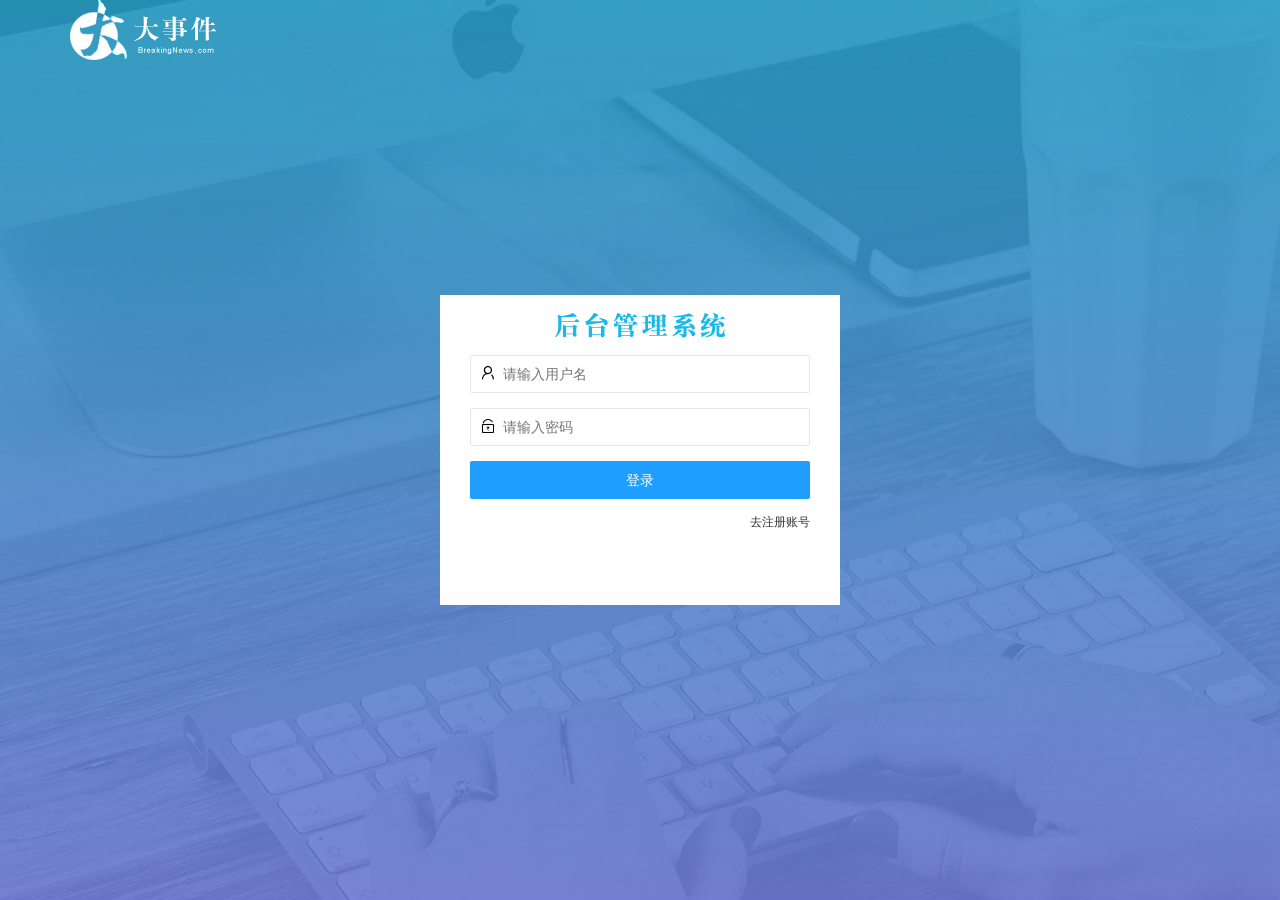
<file: login.html>
<!DOCTYPE html>
<html lang="en">

<head>
    <meta charset="UTF-8">
    <meta name="viewport" content="width=device-width, initial-scale=1.0">
    <title>大事件-登录/注册</title>
    <!-- 导入LayUI样式 -->
    <link rel="stylesheet" href="./assets/lib/layui/css/layui.css">
    <!-- 导入自己的样式 -->
    <link rel="stylesheet" href="./assets/css/login.css">
</head>

<body>
    <!-- 头部的logo区域 -->
    <div class="layui-main">
        <img src="./assets/images/logo.png" alt="">
    </div>

    <!-- 登录注册区域 -->
    <div class="loginAndRegBox">
        <div class="title-box"></div>
        <!-- 登录的div -->
        <div class="login-box">
            <!-- 登录的表单 -->
            <form class="layui-form" id="form_login">
                <!-- 用户名 -->
                <div class="layui-form-item">
                    <i class="layui-icon layui-icon-username"></i>
                    <input type="text" name="username" lay-verify="required" placeholder="请输入用户名" autocomplete="off"
                        class="layui-input">
                </div>
                <!-- 密码 -->
                <div class="layui-form-item">
                    <i class="layui-icon layui-icon-password"></i>
                    <input type="password" name="password" lay-verify="required|pwd" placeholder="请输入密码"
                        autocomplete="off" class="layui-input">
                </div>
                <!-- 登录按钮 -->
                <div class="layui-form-item">
                    <!-- 注意：表单提交按钮和普通按钮的区别，就是 lay-submit 属性-->
                    <button type="submit" class="layui-btn layui-btn-fluid layui-bg-blue" lay-submit
                        lay-filter="demo1">登录</button>
                </div>
                <div class="layui-form-item links">
                    <a href="javascript:;" id="link_reg">去注册账号</a>
                </div>
            </form>
        </div>
        <!-- 注册的div -->
        <div class="reg-box">
            <!--注册的表单  -->
            <form class="layui-form" id="form_reg">
                <!-- 用户名 -->
                <div class="layui-form-item">
                    <i class="layui-icon layui-icon-username"></i>
                    <input type="text" name="username" lay-verify="required" placeholder="请输入用户名" autocomplete="off"
                        class="layui-input">
                </div>
                <!-- 密码 -->
                <div class="layui-form-item">
                    <i class="layui-icon layui-icon-password"></i>
                    <input type="password" name="password" lay-verify="required|pwd" placeholder="请输入密码"
                        autocomplete="off" class="layui-input">
                </div>
                <!-- 密码确认框 -->
                <!-- 密码 -->
                <div class="layui-form-item">
                    <i class="layui-icon layui-icon-password"></i>
                    <input type="password" name="repassword" lay-verify="required|repwd" placeholder="再次确认密码"
                        autocomplete="off" class="layui-input">
                </div>
                <!-- 注册按钮 -->
                <div class="layui-form-item">
                    <!-- 注意：表单提交按钮和普通按钮的区别，就是 lay-submit 属性-->
                    <button type="submit" class="layui-btn layui-btn-fluid layui-bg-blue" lay-submit
                        lay-filter="demo1">注册</button>
                </div>
                <div class="layui-form-item links">
                    <a href="javascript:;" id="link_login">去登录账号</a>
                </div>
            </form>
        </div>
    </div>
    <!-- 导入layui的js文件 -->
    <script src="./assets/lib/layui/layui.all.js"></script>
    <!-- 导入JQuery -->
    <script src="./assets/lib/jquery.js"></script>
    <!-- 导入自己封装的baseAPI.js -->
    <script src="./assets/js/baseAPI.js"></script>
    <!-- 导入自己的JavaScript脚本 -->
    <script src="./assets/js/login.js"></script>
</body>

</html>
</file>
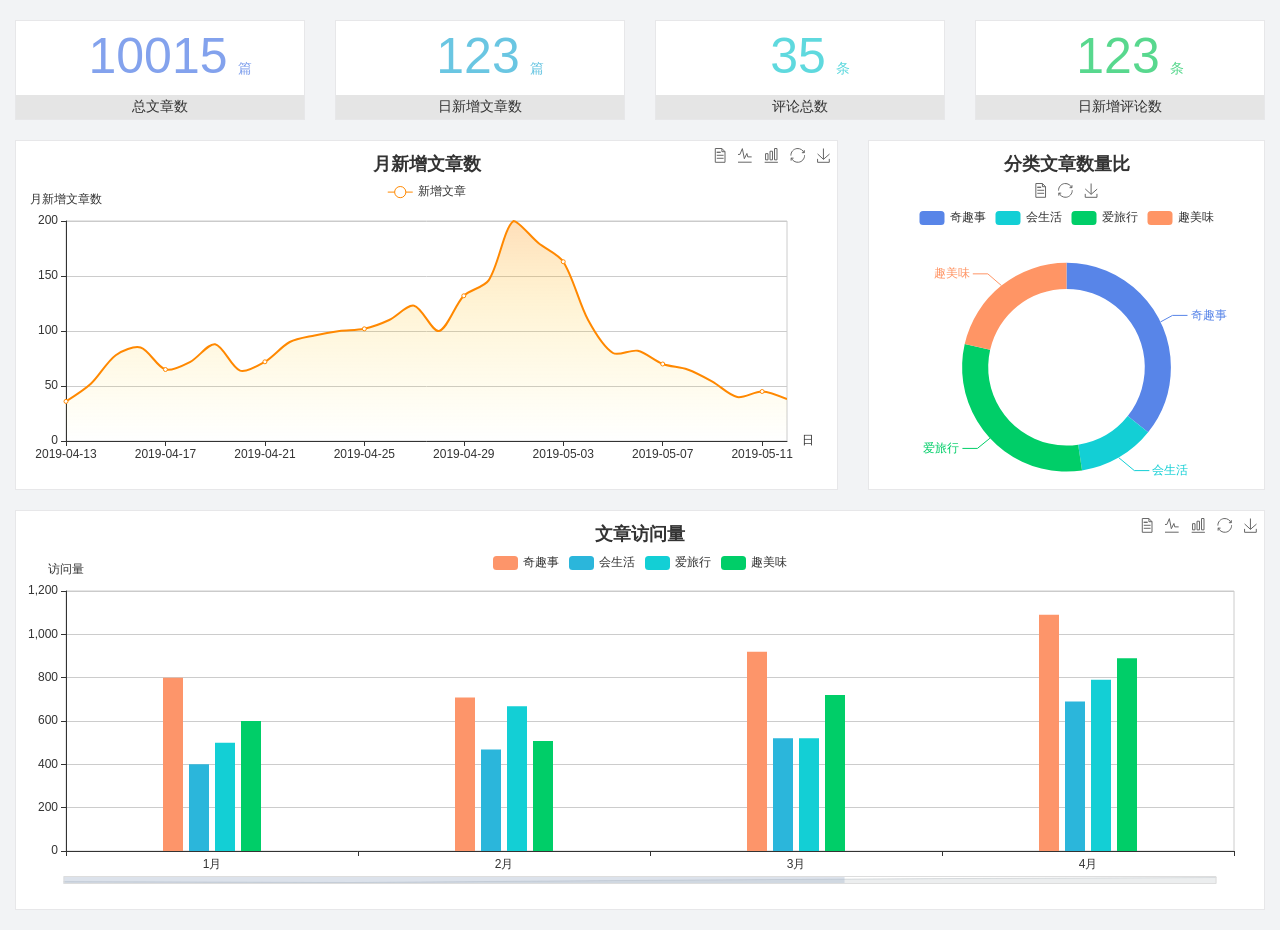
<file: home/dashboard.html>
<!DOCTYPE html>
<html lang="en">

<head>
  <meta charset="UTF-8">
  <meta name="viewport" content="width=device-width, initial-scale=1.0">
  <meta http-equiv="X-UA-Compatible" content="ie=edge">
  <title>图表统计</title>
  <link rel="stylesheet" href="../assets/lib/bootstrap.css" />
  <link rel="stylesheet" href="../assets/lib/main.css" />
  <script src="../assets/lib/jquery.js"></script>
  <script type="text/javascript" src="../assets/lib/echarts.min.js"></script>
</head>

<body>
  <div class="container-fluid">
    <div class="row spannel_list">
      <div class="col-sm-3 col-xs-6">
        <div class="spannel">
          <em>10015</em><span>篇</span>
          <b>总文章数</b>
        </div>
      </div>
      <div class="col-sm-3 col-xs-6">
        <div class="spannel scolor01">
          <em>123</em><span>篇</span>
          <b>日新增文章数</b>
        </div>
      </div>
      <div class="col-sm-3 col-xs-6">
        <div class="spannel scolor02">
          <em>35</em><span>条</span>
          <b>评论总数</b>
        </div>
      </div>
      <div class="col-sm-3 col-xs-6">
        <div class="spannel scolor03">
          <em>123</em><span>条</span>
          <b>日新增评论数</b>
        </div>
      </div>
    </div>
  </div>

  <div class="container-fluid">
    <div class="row curve-pie">
      <div class="col-lg-8 col-md-8">
        <div class="gragh_pannel" id="curve_show"></div>
      </div>
      <div class="col-lg-4 col-md-4">
        <div class="gragh_pannel" id="pie_show"></div>
      </div>
    </div>
  </div>

  <div class="container-fluid">
    <div class="column_pannel" id="column_show"></div>
  </div>

  <script>
    var oChart = echarts.init(document.getElementById('curve_show'));
    var aList_all = [
      { 'count': 36, 'date': '2019-04-13' },
      { 'count': 52, 'date': '2019-04-14' },
      { 'count': 78, 'date': '2019-04-15' },
      { 'count': 85, 'date': '2019-04-16' },
      { 'count': 65, 'date': '2019-04-17' },
      { 'count': 72, 'date': '2019-04-18' },
      { 'count': 88, 'date': '2019-04-19' },
      { 'count': 64, 'date': '2019-04-20' },
      { 'count': 72, 'date': '2019-04-21' },
      { 'count': 90, 'date': '2019-04-22' },
      { 'count': 96, 'date': '2019-04-23' },
      { 'count': 100, 'date': '2019-04-24' },
      { 'count': 102, 'date': '2019-04-25' },
      { 'count': 110, 'date': '2019-04-26' },
      { 'count': 123, 'date': '2019-04-27' },
      { 'count': 100, 'date': '2019-04-28' },
      { 'count': 132, 'date': '2019-04-29' },
      { 'count': 146, 'date': '2019-04-30' },
      { 'count': 200, 'date': '2019-05-01' },
      { 'count': 180, 'date': '2019-05-02' },
      { 'count': 163, 'date': '2019-05-03' },
      { 'count': 110, 'date': '2019-05-04' },
      { 'count': 80, 'date': '2019-05-05' },
      { 'count': 82, 'date': '2019-05-06' },
      { 'count': 70, 'date': '2019-05-07' },
      { 'count': 65, 'date': '2019-05-08' },
      { 'count': 54, 'date': '2019-05-09' },
      { 'count': 40, 'date': '2019-05-10' },
      { 'count': 45, 'date': '2019-05-11' },
      { 'count': 38, 'date': '2019-05-12' },
    ];

    let aCount = [];
    let aDate = [];

    for (var i = 0; i < aList_all.length; i++) {
      aCount.push(aList_all[i].count);
      aDate.push(aList_all[i].date);
    }

    var chartopt = {
      title: {
        text: '月新增文章数',
        left: 'center',
        top: '10'
      },
      tooltip: {
        trigger: 'axis'
      },
      legend: {
        data: ['新增文章'],
        top: '40'
      },
      toolbox: {
        show: true,
        feature: {
          mark: { show: true },
          dataView: { show: true, readOnly: false },
          magicType: { show: true, type: ['line', 'bar'] },
          restore: { show: true },
          saveAsImage: { show: true }
        }
      },
      calculable: true,
      xAxis: [
        {
          name: '日',
          type: 'category',
          boundaryGap: false,
          data: aDate
        }
      ],
      yAxis: [
        {
          name: '月新增文章数',
          type: 'value'
        }
      ],
      series: [
        {
          name: '新增文章',
          type: 'line',
          smooth: true,
          itemStyle: { normal: { areaStyle: { type: 'default' }, color: '#f80' }, lineStyle: { color: '#f80' } },
          data: aCount
        }],
      areaStyle: {
        normal: {
          color: new echarts.graphic.LinearGradient(0, 0, 0, 1, [{
            offset: 0,
            color: 'rgba(255,136,0,0.39)'
          }, {
            offset: .34,
            color: 'rgba(255,180,0,0.25)'
          }, {
            offset: 1,
            color: 'rgba(255,222,0,0.00)'
          }])

        }
      },
      grid: {
        show: true,
        x: 50,
        x2: 50,
        y: 80,
        height: 220
      }
    };

    oChart.setOption(chartopt);


    var oPie = echarts.init(document.getElementById('pie_show'));
    var oPieopt =
    {
      title: {
        top: 10,
        text: '分类文章数量比',
        x: 'center'
      },
      tooltip: {
        trigger: 'item',
        formatter: "{a} <br/>{b} : {c} ({d}%)"
      },
      color: ['#5885e8', '#13cfd5', '#00ce68', '#ff9565'],
      legend: {
        x: 'center',
        top: 65,
        data: ['奇趣事', '会生活', '爱旅行', '趣美味']
      },
      toolbox: {
        show: true,
        x: 'center',
        top: 35,
        feature: {
          mark: { show: true },
          dataView: { show: true, readOnly: false },
          magicType: {
            show: true,
            type: ['pie', 'funnel'],
            option: {
              funnel: {
                x: '25%',
                width: '50%',
                funnelAlign: 'left',
                max: 1548
              }
            }
          },
          restore: { show: true },
          saveAsImage: { show: true }
        }
      },
      calculable: true,
      series: [
        {
          name: '访问来源',
          type: 'pie',
          radius: ['45%', '60%'],
          center: ['50%', '65%'],
          data: [
            { value: 300, name: '奇趣事' },
            { value: 100, name: '会生活' },
            { value: 260, name: '爱旅行' },
            { value: 180, name: '趣美味' }
          ]
        }
      ]
    };
    oPie.setOption(oPieopt);



    var oColumn = this.echarts.init(document.getElementById('column_show'));
    var oColumnopt =
    {
      title: {
        text: '文章访问量',
        left: 'center',
        top: '10'
      },
      tooltip: {
        trigger: 'axis'
      },
      legend: {
        data: ['奇趣事', '会生活', '爱旅行', '趣美味'],
        top: '40'
      },
      toolbox: {
        show: true,
        feature: {
          mark: { show: true },
          dataView: { show: true, readOnly: false },
          magicType: { show: true, type: ['line', 'bar'] },
          restore: { show: true },
          saveAsImage: { show: true }
        }
      },
      calculable: true,
      xAxis: [
        {
          type: 'category',
          data: ['1月', '2月', '3月', '4月', '5月']
        }
      ],
      yAxis: [
        {
          name: '访问量',
          type: 'value'
        }
      ],
      series: [
        {
          name: '奇趣事',
          type: 'bar',
          barWidth: 20,
          itemStyle: {
            normal: { areaStyle: { type: 'default' }, color: '#fd956a' }
          },
          data: [800, 708, 920, 1090, 1200]
        },
        {
          name: '会生活',
          type: 'bar',
          barWidth: 20,
          itemStyle: {
            normal: { areaStyle: { type: 'default' }, color: '#2bb6db' }
          },
          data: [400, 468, 520, 690, 800]
        },
        {
          name: '爱旅行',
          type: 'bar',
          barWidth: 20,
          itemStyle: {
            normal: { areaStyle: { type: 'default' }, color: '#13cfd5' }
          },
          data: [500, 668, 520, 790, 900]
        },
        {
          name: '趣美味',
          type: 'bar',
          barWidth: 20,
          itemStyle: {
            normal: { areaStyle: { type: 'default' }, color: '#00ce68' }
          },
          data: [600, 508, 720, 890, 1000]
        }
      ],
      grid: {
        show: true,
        x: 50,
        x2: 30,
        y: 80,
        height: 260
      },
      dataZoom: [//给x轴设置滚动条
        {
          start: 0,//默认为0
          end: 100 - 1000 / 31,//默认为100
          type: 'slider',
          show: true,
          xAxisIndex: [0],
          handleSize: 0,//滑动条的 左右2个滑动条的大小
          height: 8,//组件高度
          left: 45, //左边的距离
          right: 50,//右边的距离
          bottom: 26,//右边的距离
          handleColor: '#ddd',//h滑动图标的颜色
          handleStyle: {
            borderColor: "#cacaca",
            borderWidth: "1",
            shadowBlur: 2,
            background: "#ddd",
            shadowColor: "#ddd",
          }
        }]
    };
    oColumn.setOption(oColumnopt);
  </script>
</body>

</html>
</file>
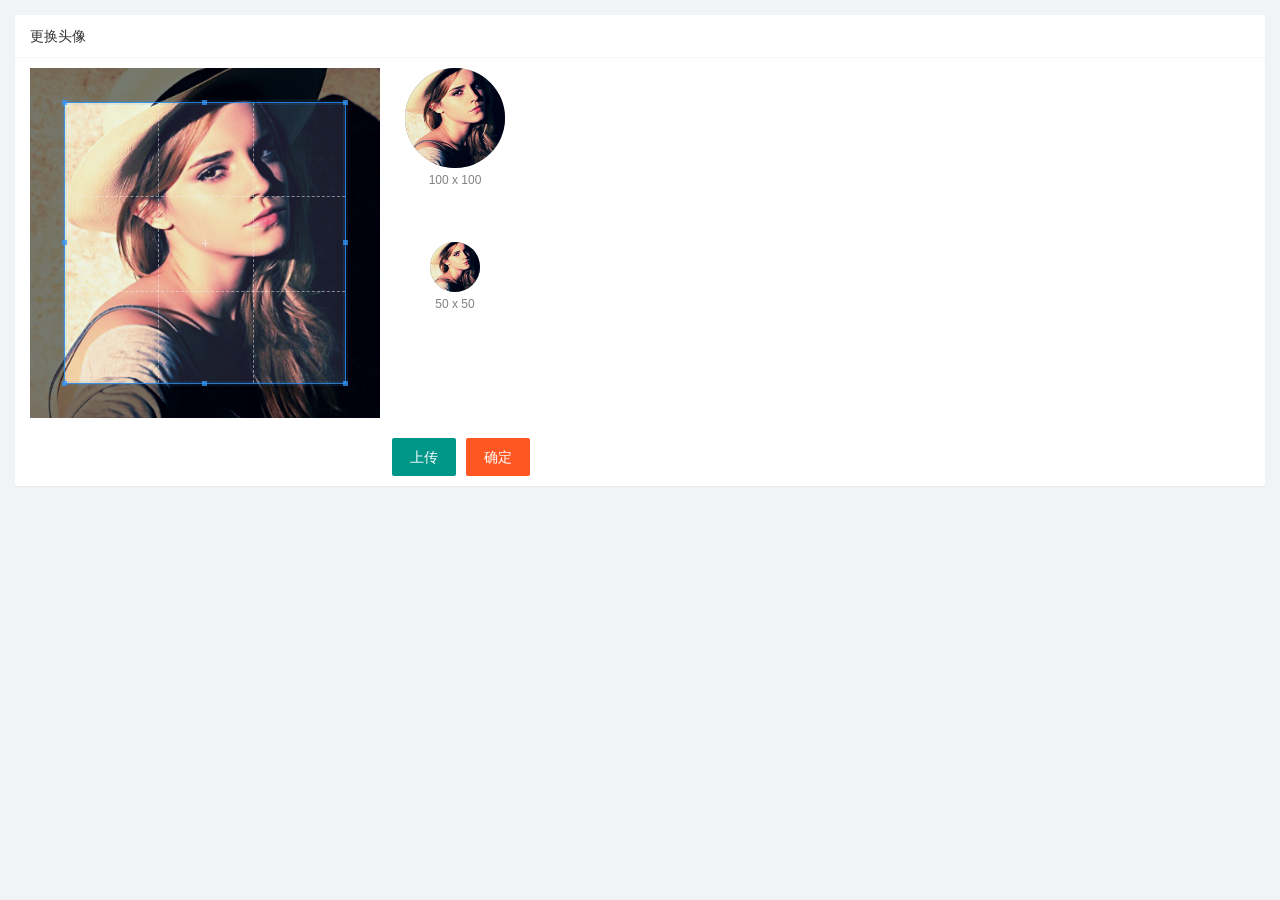
<file: user/user_avatar.html>
<!DOCTYPE html>
<html lang="en">

<head>
    <meta charset="UTF-8">
    <meta name="viewport" content="width=device-width, initial-scale=1.0">
    <title>Document</title>
    <link rel="stylesheet" href="../assets/lib/layui/css/layui.css">
    <link rel="stylesheet" href="../assets/lib/cropper/cropper.css">
    <link rel="stylesheet" href="../assets/css/user/user_avatar.css">
</head>

<body>
    <!-- 卡片区域 -->
    <div class="layui-card">
        <div class="layui-card-header">更换头像</div>
        <div class="layui-card-body">
            <!-- 第一行的图片裁剪和预览区域 -->
            <div class="row1">
                <!-- 图片裁剪区域 -->
                <div class="cropper-box">
                    <!-- 这个 img 标签很重要，将来会把它初始化为裁剪区域 -->
                    <img id="image" src="../assets/images/sample.jpg" />
                </div>
                <!-- 图片的预览区域 -->
                <div class="preview-box">
                    <div>
                        <!-- 宽高为 100px 的预览区域 -->
                        <div class="img-preview w100"></div>
                        <p class="size">100 x 100</p>
                    </div>
                    <div>
                        <!-- 宽高为 50px 的预览区域 -->
                        <div class="img-preview w50"></div>
                        <p class="size">50 x 50</p>
                    </div>
                </div>
            </div>

            <!-- 第二行的按钮区域 -->
            <div class="row2">
                <!-- 放置一个隐藏的文件上传框 -->
                <!-- 通过accept可以指定，允许用户选择什么类型的文件 -->
                <input type="file" id="file" accept="image/png,image/jpeg"></input>
                <button type="button" class="layui-btn" id="btnChoseImage">上传</button>
                <button type="button" class="layui-btn layui-btn-danger" id="btnUpload">确定</button>
            </div>
        </div>
    </div>

    <script src="../assets/lib/layui/layui.all.js"></script>

    <script src="../assets/lib/jquery.js"></script>
    <script src="../assets/lib/cropper/Cropper.js"></script>
    <script src="../assets/lib/cropper/jquery-cropper.js"></script>
    <script src="../assets/js/baseAPI.js"></script>

    <script src="../assets/js/user_avatar.js"></script>
</body>

</html>
</file>
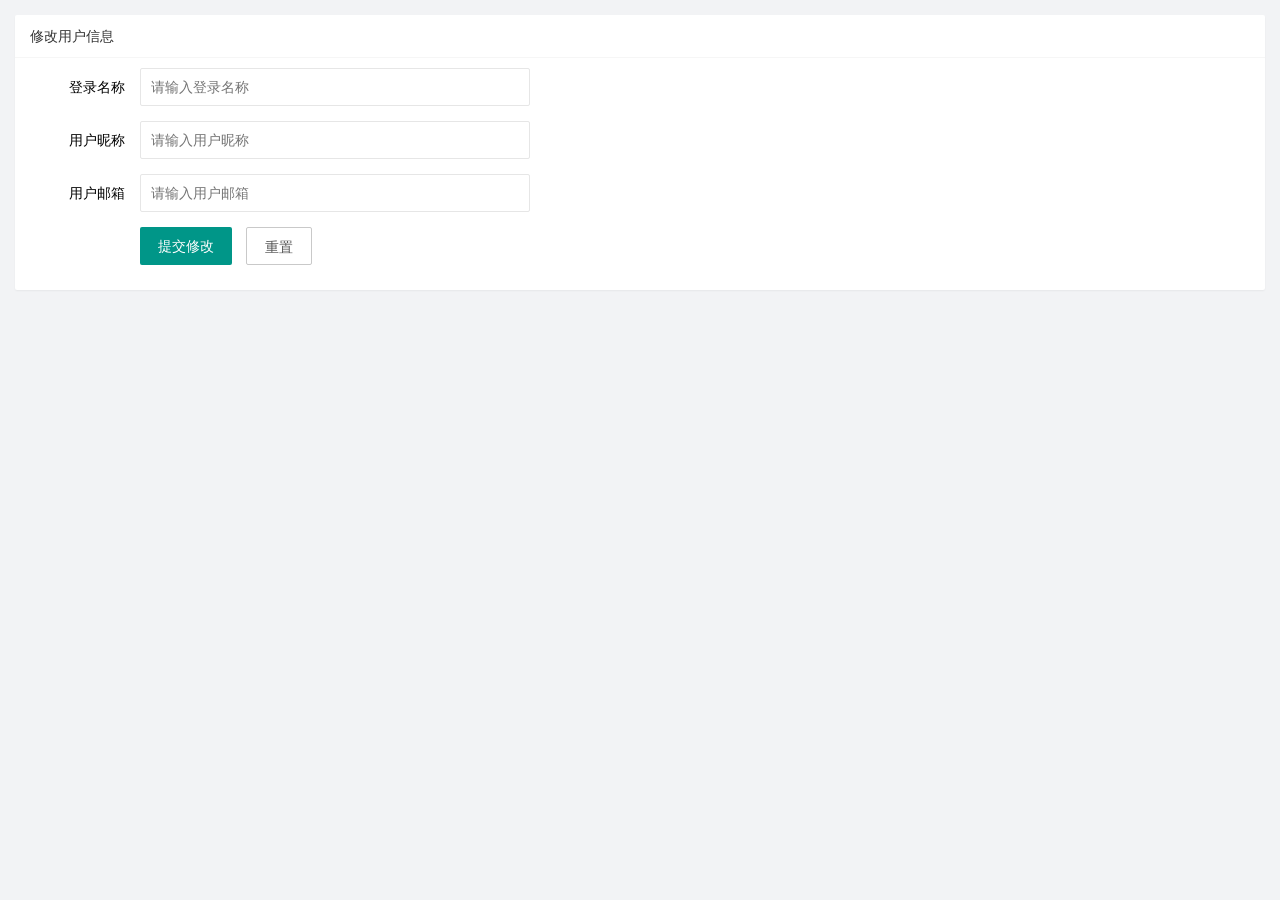
<file: user/user_info.html>
<!DOCTYPE html>
<html lang="en">

<head>
    <meta charset="UTF-8">
    <meta name="viewport" content="width=device-width, initial-scale=1.0">
    <title>个人信息</title>
    <!-- 导入layui的样式 -->
    <link rel="stylesheet" href="../assets/lib/layui/css/layui.css">
    <!-- 导入自己的样式 -->
    <link rel="stylesheet" href="../assets/css/user/user_info.css">
</head>

<body>
    <!-- 卡片区域 -->
    <div class="layui-card">
        <div class="layui-card-header">修改用户信息</div>
        <div class="layui-card-body">
            <!-- form表单区域 -->
            <form class="layui-form" lay-filter="formUserInfo">
                <!-- 这是隐藏域 -->
                <input type="hidden" name="id" value="">
                <div class="layui-form-item">
                    <label class="layui-form-label">登录名称</label>
                    <div class="layui-input-block">
                        <input type="text" name="username" required lay-verify="required" placeholder="请输入登录名称"
                            autocomplete="off" class="layui-input" readonly>
                    </div>
                </div>
                <div class="layui-form-item">
                    <label class="layui-form-label">用户昵称</label>
                    <div class="layui-input-block">
                        <input type="text" name="nickname" required lay-verify="required|nickname" placeholder="请输入用户昵称"
                            autocomplete="off" class="layui-input">
                    </div>
                </div>
                <div class="layui-form-item">
                    <label class="layui-form-label">用户邮箱</label>
                    <div class="layui-input-block">
                        <input type="text" name="email" required lay-verify="required|email" placeholder="请输入用户邮箱"
                            autocomplete="off" class="layui-input">
                    </div>
                </div>
                <div class="layui-form-item">
                    <div class="layui-input-block">
                        <button class="layui-btn" lay-submit lay-filter="formDemo">提交修改</button>
                        <button type="reset" class="layui-btn layui-btn-primary" id="btnReset">重置</button>
                    </div>
                </div>
            </form>
        </div>
    </div>

    <!-- 导入layui的 js文件-->
    <script src="../assets/lib/layui/layui.all.js"></script>
    <!-- 导入JQuery -->
    <script src="../assets/lib/jquery.js"></script>
    <!-- 导入baseAPI -->
    <script src="../assets/js/baseAPI.js"></script>
    <!-- 导入自己的js -->
    <script src="../assets/js/user_info.js"></script>
</body>

</html>
</file>
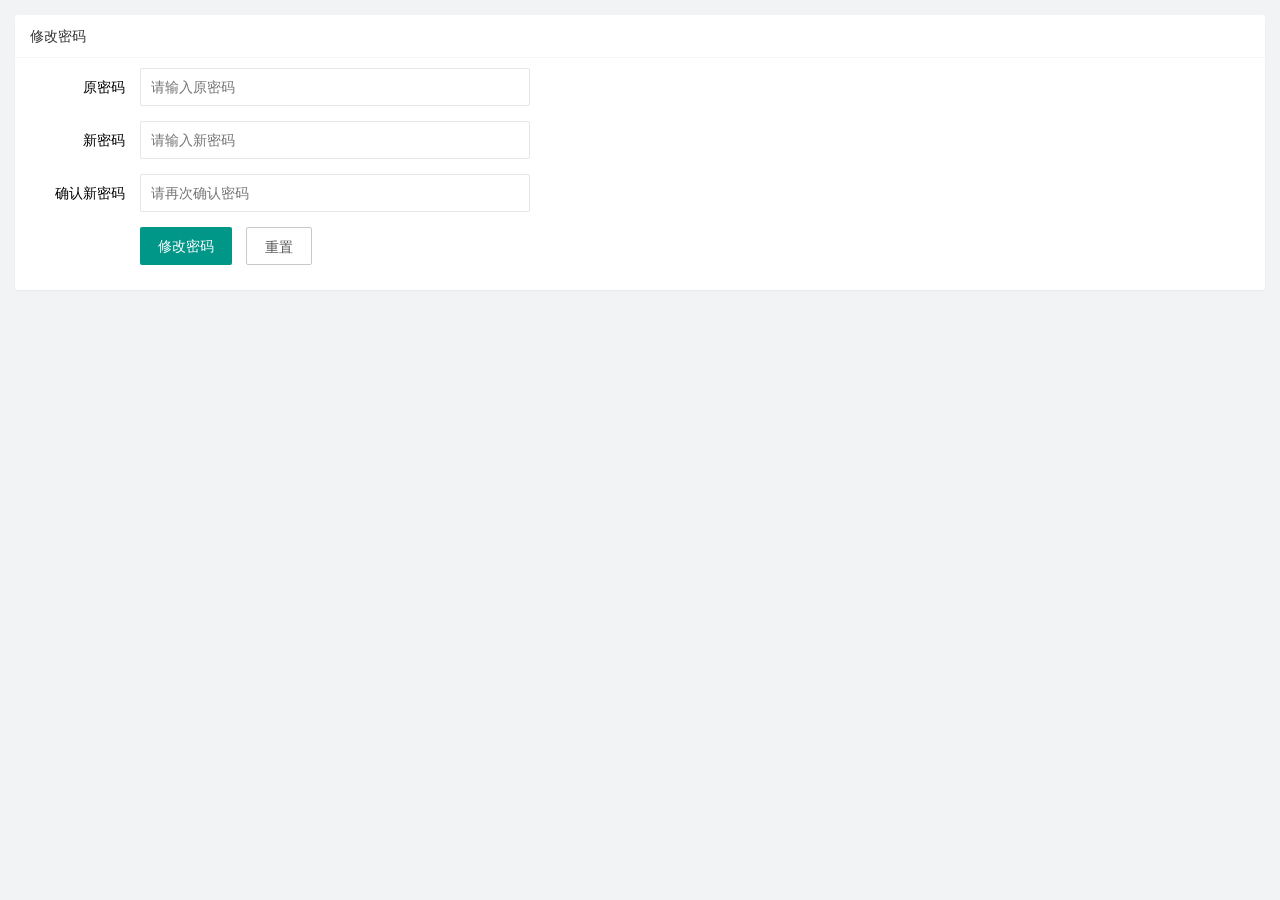
<file: user/user_pwd.html>
<!DOCTYPE html>
<html lang="en">

<head>
    <meta charset="UTF-8">
    <meta name="viewport" content="width=device-width, initial-scale=1.0">
    <title>Document</title>
    <link rel="stylesheet" href="../assets/lib/layui/css/layui.css">
    <link rel="stylesheet" href="../assets/css/user/user_pwd.css">
</head>

<body>
    <!-- 卡片区域 -->
    <div class="layui-card">
        <div class="layui-card-header">修改密码</div>
        <div class="layui-card-body">
            <form class="layui-form">
                <div class="layui-form-item">
                    <label class="layui-form-label">原密码</label>
                    <div class="layui-input-block">
                        <input type="password" name="old_pwd" required lay-verify="required|pwd" placeholder="请输入原密码"
                            autocomplete="off" class="layui-input">
                    </div>
                </div>
                <div class="layui-form-item">
                    <label class="layui-form-label">新密码</label>
                    <div class="layui-input-block">
                        <input type="password" name="new_pwd" required lay-verify="required|pwd|samePwd"
                            placeholder="请输入新密码" autocomplete="off" class="layui-input">
                    </div>
                </div>
                <div class="layui-form-item">
                    <label class="layui-form-label">确认新密码</label>
                    <div class="layui-input-block">
                        <input type="password" name="repwd" required lay-verify="required|pwd|rePwd"
                            placeholder="请再次确认密码" autocomplete="off" class="layui-input">
                    </div>
                </div>
                <div class="layui-form-item">
                    <div class="layui-input-block">
                        <button class="layui-btn" lay-submit lay-filter="formDemo">修改密码</button>
                        <button type="reset" class="layui-btn layui-btn-primary">重置</button>
                    </div>
                </div>
            </form>
        </div>
    </div>
    <!-- 导入layui的js -->
    <script src="../assets/lib/layui/layui.all.js"></script>
    <!-- 导入JQuery -->
    <script src="../assets/lib/jquery.js"></script>
    <!-- 导入baseAPI -->
    <script src="../assets/js/baseAPI.js"></script>
    <!-- 导入自己的js -->
    <script src="../assets/js/user_pwd.js"> </script>
</body>

</html>
</file>
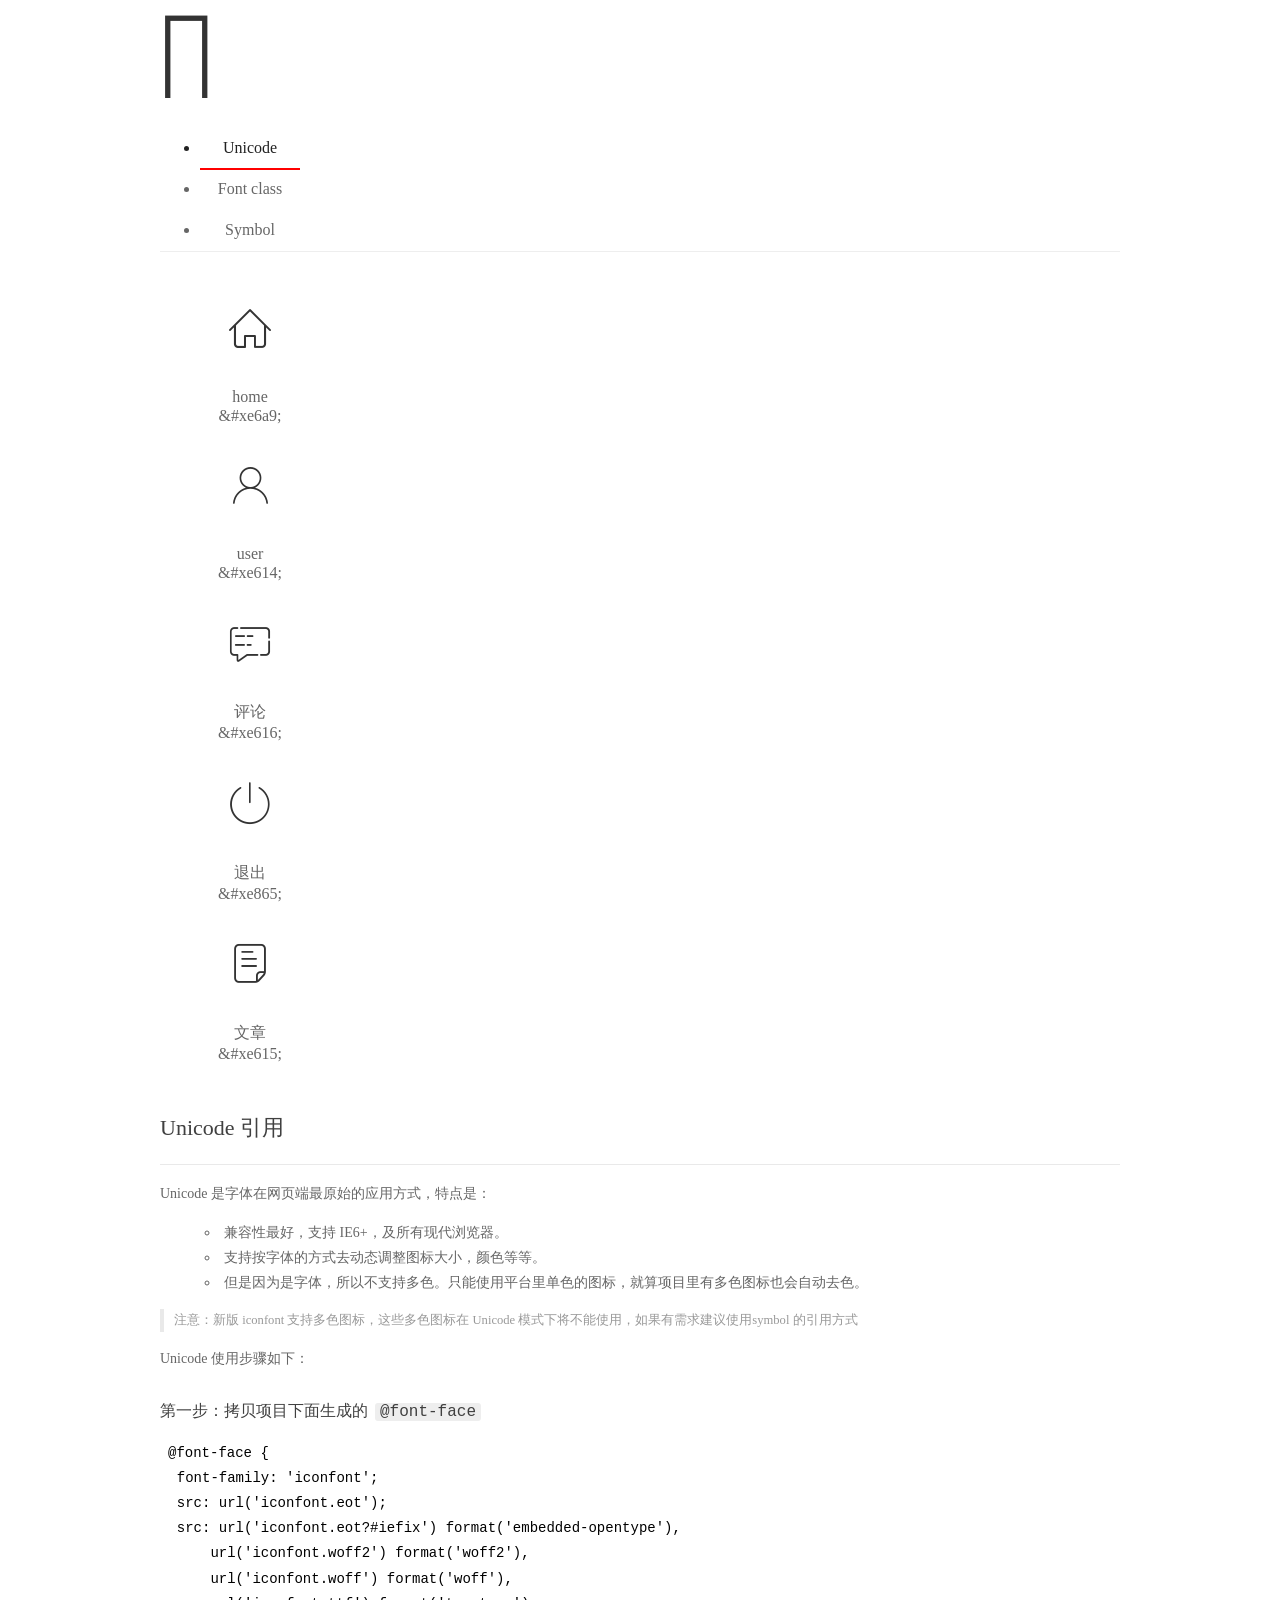
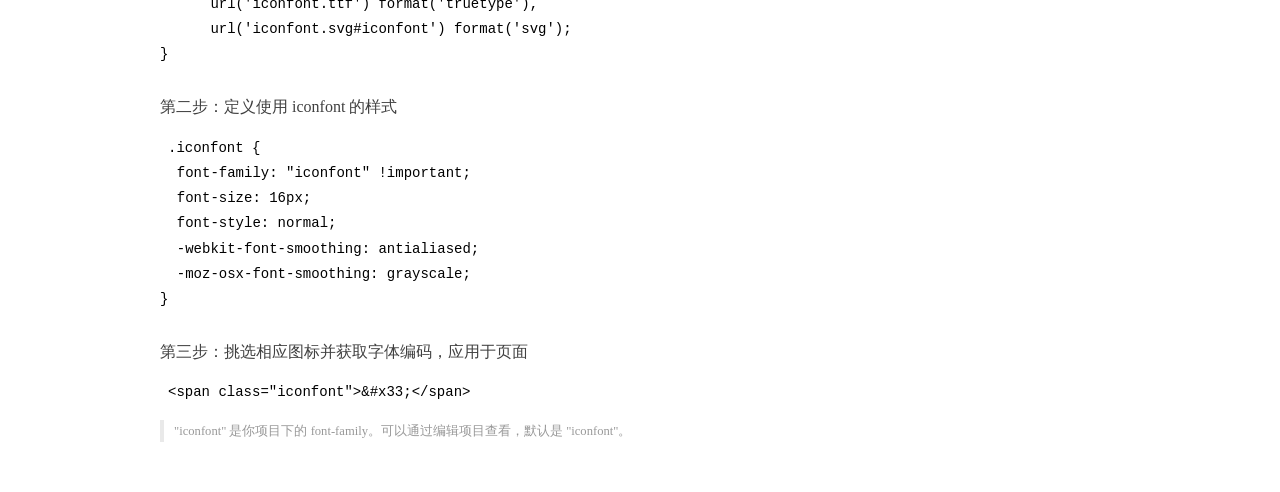
<file: assets/fonts/demo_index.html>
<!DOCTYPE html>
<html>
<head>
  <meta charset="utf-8"/>
  <title>IconFont Demo</title>
  <link rel="shortcut icon" href="https://gtms04.alicdn.com/tps/i4/TB1_oz6GVXXXXaFXpXXJDFnIXXX-64-64.ico" type="image/x-icon"/>
  <link rel="stylesheet" href="https://g.alicdn.com/thx/cube/1.3.2/cube.min.css">
  <link rel="stylesheet" href="demo.css">
  <link rel="stylesheet" href="iconfont.css">
  <script src="iconfont.js"></script>
  <!-- jQuery -->
  <script src="https://a1.alicdn.com/oss/uploads/2018/12/26/7bfddb60-08e8-11e9-9b04-53e73bb6408b.js"></script>
  <!-- 代码高亮 -->
  <script src="https://a1.alicdn.com/oss/uploads/2018/12/26/a3f714d0-08e6-11e9-8a15-ebf944d7534c.js"></script>
</head>
<body>
  <div class="main">
    <h1 class="logo"><a href="https://www.iconfont.cn/" title="iconfont 首页" target="_blank">&#xe86b;</a></h1>
    <div class="nav-tabs">
      <ul id="tabs" class="dib-box">
        <li class="dib active"><span>Unicode</span></li>
        <li class="dib"><span>Font class</span></li>
        <li class="dib"><span>Symbol</span></li>
      </ul>
      
    </div>
    <div class="tab-container">
      <div class="content unicode" style="display: block;">
          <ul class="icon_lists dib-box">
          
            <li class="dib">
              <span class="icon iconfont">&#xe6a9;</span>
                <div class="name">home</div>
                <div class="code-name">&amp;#xe6a9;</div>
              </li>
          
            <li class="dib">
              <span class="icon iconfont">&#xe614;</span>
                <div class="name">user</div>
                <div class="code-name">&amp;#xe614;</div>
              </li>
          
            <li class="dib">
              <span class="icon iconfont">&#xe616;</span>
                <div class="name">评论</div>
                <div class="code-name">&amp;#xe616;</div>
              </li>
          
            <li class="dib">
              <span class="icon iconfont">&#xe865;</span>
                <div class="name">退出</div>
                <div class="code-name">&amp;#xe865;</div>
              </li>
          
            <li class="dib">
              <span class="icon iconfont">&#xe615;</span>
                <div class="name">文章</div>
                <div class="code-name">&amp;#xe615;</div>
              </li>
          
          </ul>
          <div class="article markdown">
          <h2 id="unicode-">Unicode 引用</h2>
          <hr>

          <p>Unicode 是字体在网页端最原始的应用方式，特点是：</p>
          <ul>
            <li>兼容性最好，支持 IE6+，及所有现代浏览器。</li>
            <li>支持按字体的方式去动态调整图标大小，颜色等等。</li>
            <li>但是因为是字体，所以不支持多色。只能使用平台里单色的图标，就算项目里有多色图标也会自动去色。</li>
          </ul>
          <blockquote>
            <p>注意：新版 iconfont 支持多色图标，这些多色图标在 Unicode 模式下将不能使用，如果有需求建议使用symbol 的引用方式</p>
          </blockquote>
          <p>Unicode 使用步骤如下：</p>
          <h3 id="-font-face">第一步：拷贝项目下面生成的 <code>@font-face</code></h3>
<pre><code class="language-css"
>@font-face {
  font-family: 'iconfont';
  src: url('iconfont.eot');
  src: url('iconfont.eot?#iefix') format('embedded-opentype'),
      url('iconfont.woff2') format('woff2'),
      url('iconfont.woff') format('woff'),
      url('iconfont.ttf') format('truetype'),
      url('iconfont.svg#iconfont') format('svg');
}
</code></pre>
          <h3 id="-iconfont-">第二步：定义使用 iconfont 的样式</h3>
<pre><code class="language-css"
>.iconfont {
  font-family: "iconfont" !important;
  font-size: 16px;
  font-style: normal;
  -webkit-font-smoothing: antialiased;
  -moz-osx-font-smoothing: grayscale;
}
</code></pre>
          <h3 id="-">第三步：挑选相应图标并获取字体编码，应用于页面</h3>
<pre>
<code class="language-html"
>&lt;span class="iconfont"&gt;&amp;#x33;&lt;/span&gt;
</code></pre>
          <blockquote>
            <p>"iconfont" 是你项目下的 font-family。可以通过编辑项目查看，默认是 "iconfont"。</p>
          </blockquote>
          </div>
      </div>
      <div class="content font-class">
        <ul class="icon_lists dib-box">
          
          <li class="dib">
            <span class="icon iconfont icon-home"></span>
            <div class="name">
              home
            </div>
            <div class="code-name">.icon-home
            </div>
          </li>
          
          <li class="dib">
            <span class="icon iconfont icon-user"></span>
            <div class="name">
              user
            </div>
            <div class="code-name">.icon-user
            </div>
          </li>
          
          <li class="dib">
            <span class="icon iconfont icon-pinglun"></span>
            <div class="name">
              评论
            </div>
            <div class="code-name">.icon-pinglun
            </div>
          </li>
          
          <li class="dib">
            <span class="icon iconfont icon-tuichu"></span>
            <div class="name">
              退出
            </div>
            <div class="code-name">.icon-tuichu
            </div>
          </li>
          
          <li class="dib">
            <span class="icon iconfont icon-16"></span>
            <div class="name">
              文章
            </div>
            <div class="code-name">.icon-16
            </div>
          </li>
          
        </ul>
        <div class="article markdown">
        <h2 id="font-class-">font-class 引用</h2>
        <hr>

        <p>font-class 是 Unicode 使用方式的一种变种，主要是解决 Unicode 书写不直观，语意不明确的问题。</p>
        <p>与 Unicode 使用方式相比，具有如下特点：</p>
        <ul>
          <li>兼容性良好，支持 IE8+，及所有现代浏览器。</li>
          <li>相比于 Unicode 语意明确，书写更直观。可以很容易分辨这个 icon 是什么。</li>
          <li>因为使用 class 来定义图标，所以当要替换图标时，只需要修改 class 里面的 Unicode 引用。</li>
          <li>不过因为本质上还是使用的字体，所以多色图标还是不支持的。</li>
        </ul>
        <p>使用步骤如下：</p>
        <h3 id="-fontclass-">第一步：引入项目下面生成的 fontclass 代码：</h3>
<pre><code class="language-html">&lt;link rel="stylesheet" href="./iconfont.css"&gt;
</code></pre>
        <h3 id="-">第二步：挑选相应图标并获取类名，应用于页面：</h3>
<pre><code class="language-html">&lt;span class="iconfont icon-xxx"&gt;&lt;/span&gt;
</code></pre>
        <blockquote>
          <p>"
            iconfont" 是你项目下的 font-family。可以通过编辑项目查看，默认是 "iconfont"。</p>
        </blockquote>
      </div>
      </div>
      <div class="content symbol">
          <ul class="icon_lists dib-box">
          
            <li class="dib">
                <svg class="icon svg-icon" aria-hidden="true">
                  <use xlink:href="#icon-home"></use>
                </svg>
                <div class="name">home</div>
                <div class="code-name">#icon-home</div>
            </li>
          
            <li class="dib">
                <svg class="icon svg-icon" aria-hidden="true">
                  <use xlink:href="#icon-user"></use>
                </svg>
                <div class="name">user</div>
                <div class="code-name">#icon-user</div>
            </li>
          
            <li class="dib">
                <svg class="icon svg-icon" aria-hidden="true">
                  <use xlink:href="#icon-pinglun"></use>
                </svg>
                <div class="name">评论</div>
                <div class="code-name">#icon-pinglun</div>
            </li>
          
            <li class="dib">
                <svg class="icon svg-icon" aria-hidden="true">
                  <use xlink:href="#icon-tuichu"></use>
                </svg>
                <div class="name">退出</div>
                <div class="code-name">#icon-tuichu</div>
            </li>
          
            <li class="dib">
                <svg class="icon svg-icon" aria-hidden="true">
                  <use xlink:href="#icon-16"></use>
                </svg>
                <div class="name">文章</div>
                <div class="code-name">#icon-16</div>
            </li>
          
          </ul>
          <div class="article markdown">
          <h2 id="symbol-">Symbol 引用</h2>
          <hr>

          <p>这是一种全新的使用方式，应该说这才是未来的主流，也是平台目前推荐的用法。相关介绍可以参考这篇<a href="">文章</a>
            这种用法其实是做了一个 SVG 的集合，与另外两种相比具有如下特点：</p>
          <ul>
            <li>支持多色图标了，不再受单色限制。</li>
            <li>通过一些技巧，支持像字体那样，通过 <code>font-size</code>, <code>color</code> 来调整样式。</li>
            <li>兼容性较差，支持 IE9+，及现代浏览器。</li>
            <li>浏览器渲染 SVG 的性能一般，还不如 png。</li>
          </ul>
          <p>使用步骤如下：</p>
          <h3 id="-symbol-">第一步：引入项目下面生成的 symbol 代码：</h3>
<pre><code class="language-html">&lt;script src="./iconfont.js"&gt;&lt;/script&gt;
</code></pre>
          <h3 id="-css-">第二步：加入通用 CSS 代码（引入一次就行）：</h3>
<pre><code class="language-html">&lt;style&gt;
.icon {
  width: 1em;
  height: 1em;
  vertical-align: -0.15em;
  fill: currentColor;
  overflow: hidden;
}
&lt;/style&gt;
</code></pre>
          <h3 id="-">第三步：挑选相应图标并获取类名，应用于页面：</h3>
<pre><code class="language-html">&lt;svg class="icon" aria-hidden="true"&gt;
  &lt;use xlink:href="#icon-xxx"&gt;&lt;/use&gt;
&lt;/svg&gt;
</code></pre>
          </div>
      </div>

    </div>
  </div>
  <script>
  $(document).ready(function () {
      $('.tab-container .content:first').show()

      $('#tabs li').click(function (e) {
        var tabContent = $('.tab-container .content')
        var index = $(this).index()

        if ($(this).hasClass('active')) {
          return
        } else {
          $('#tabs li').removeClass('active')
          $(this).addClass('active')

          tabContent.hide().eq(index).fadeIn()
        }
      })
    })
  </script>
</body>
</html>
</file>
<file: assets/lib/layui/css/layui.css>
/** layui-v2.5.5 MIT License By https://www.layui.com */
 .layui-inline,img{display:inline-block;vertical-align:middle}h1,h2,h3,h4,h5,h6{font-weight:400}.layui-edge,.layui-header,.layui-inline,.layui-main{position:relative}.layui-body,.layui-edge,.layui-elip{overflow:hidden}.layui-btn,.layui-edge,.layui-inline,img{vertical-align:middle}.layui-btn,.layui-disabled,.layui-icon,.layui-unselect{-moz-user-select:none;-webkit-user-select:none;-ms-user-select:none}.layui-elip,.layui-form-checkbox span,.layui-form-pane .layui-form-label{text-overflow:ellipsis;white-space:nowrap}.layui-breadcrumb,.layui-tree-btnGroup{visibility:hidden}blockquote,body,button,dd,div,dl,dt,form,h1,h2,h3,h4,h5,h6,input,li,ol,p,pre,td,textarea,th,ul{margin:0;padding:0;-webkit-tap-highlight-color:rgba(0,0,0,0)}a:active,a:hover{outline:0}img{border:none}li{list-style:none}table{border-collapse:collapse;border-spacing:0}h4,h5,h6{font-size:100%}button,input,optgroup,option,select,textarea{font-family:inherit;font-size:inherit;font-style:inherit;font-weight:inherit;outline:0}pre{white-space:pre-wrap;white-space:-moz-pre-wrap;white-space:-pre-wrap;white-space:-o-pre-wrap;word-wrap:break-word}body{line-height:24px;font:14px Helvetica Neue,Helvetica,PingFang SC,Tahoma,Arial,sans-serif}hr{height:1px;margin:10px 0;border:0;clear:both}a{color:#333;text-decoration:none}a:hover{color:#777}a cite{font-style:normal;*cursor:pointer}.layui-border-box,.layui-border-box *{box-sizing:border-box}.layui-box,.layui-box *{box-sizing:content-box}.layui-clear{clear:both;*zoom:1}.layui-clear:after{content:'\20';clear:both;*zoom:1;display:block;height:0}.layui-inline{*display:inline;*zoom:1}.layui-edge{display:inline-block;width:0;height:0;border-width:6px;border-style:dashed;border-color:transparent}.layui-edge-top{top:-4px;border-bottom-color:#999;border-bottom-style:solid}.layui-edge-right{border-left-color:#999;border-left-style:solid}.layui-edge-bottom{top:2px;border-top-color:#999;border-top-style:solid}.layui-edge-left{border-right-color:#999;border-right-style:solid}.layui-disabled,.layui-disabled:hover{color:#d2d2d2!important;cursor:not-allowed!important}.layui-circle{border-radius:100%}.layui-show{display:block!important}.layui-hide{display:none!important}@font-face{font-family:layui-icon;src:url(../font/iconfont.eot?v=250);src:url(../font/iconfont.eot?v=250#iefix) format('embedded-opentype'),url(../font/iconfont.woff2?v=250) format('woff2'),url(../font/iconfont.woff?v=250) format('woff'),url(../font/iconfont.ttf?v=250) format('truetype'),url(../font/iconfont.svg?v=250#layui-icon) format('svg')}.layui-icon{font-family:layui-icon!important;font-size:16px;font-style:normal;-webkit-font-smoothing:antialiased;-moz-osx-font-smoothing:grayscale}.layui-icon-reply-fill:before{content:"\e611"}.layui-icon-set-fill:before{content:"\e614"}.layui-icon-menu-fill:before{content:"\e60f"}.layui-icon-search:before{content:"\e615"}.layui-icon-share:before{content:"\e641"}.layui-icon-set-sm:before{content:"\e620"}.layui-icon-engine:before{content:"\e628"}.layui-icon-close:before{content:"\1006"}.layui-icon-close-fill:before{content:"\1007"}.layui-icon-chart-screen:before{content:"\e629"}.layui-icon-star:before{content:"\e600"}.layui-icon-circle-dot:before{content:"\e617"}.layui-icon-chat:before{content:"\e606"}.layui-icon-release:before{content:"\e609"}.layui-icon-list:before{content:"\e60a"}.layui-icon-chart:before{content:"\e62c"}.layui-icon-ok-circle:before{content:"\1005"}.layui-icon-layim-theme:before{content:"\e61b"}.layui-icon-table:before{content:"\e62d"}.layui-icon-right:before{content:"\e602"}.layui-icon-left:before{content:"\e603"}.layui-icon-cart-simple:before{content:"\e698"}.layui-icon-face-cry:before{content:"\e69c"}.layui-icon-face-smile:before{content:"\e6af"}.layui-icon-survey:before{content:"\e6b2"}.layui-icon-tree:before{content:"\e62e"}.layui-icon-upload-circle:before{content:"\e62f"}.layui-icon-add-circle:before{content:"\e61f"}.layui-icon-download-circle:before{content:"\e601"}.layui-icon-templeate-1:before{content:"\e630"}.layui-icon-util:before{content:"\e631"}.layui-icon-face-surprised:before{content:"\e664"}.layui-icon-edit:before{content:"\e642"}.layui-icon-speaker:before{content:"\e645"}.layui-icon-down:before{content:"\e61a"}.layui-icon-file:before{content:"\e621"}.layui-icon-layouts:before{content:"\e632"}.layui-icon-rate-half:before{content:"\e6c9"}.layui-icon-add-circle-fine:before{content:"\e608"}.layui-icon-prev-circle:before{content:"\e633"}.layui-icon-read:before{content:"\e705"}.layui-icon-404:before{content:"\e61c"}.layui-icon-carousel:before{content:"\e634"}.layui-icon-help:before{content:"\e607"}.layui-icon-code-circle:before{content:"\e635"}.layui-icon-water:before{content:"\e636"}.layui-icon-username:before{content:"\e66f"}.layui-icon-find-fill:before{content:"\e670"}.layui-icon-about:before{content:"\e60b"}.layui-icon-location:before{content:"\e715"}.layui-icon-up:before{content:"\e619"}.layui-icon-pause:before{content:"\e651"}.layui-icon-date:before{content:"\e637"}.layui-icon-layim-uploadfile:before{content:"\e61d"}.layui-icon-delete:before{content:"\e640"}.layui-icon-play:before{content:"\e652"}.layui-icon-top:before{content:"\e604"}.layui-icon-friends:before{content:"\e612"}.layui-icon-refresh-3:before{content:"\e9aa"}.layui-icon-ok:before{content:"\e605"}.layui-icon-layer:before{content:"\e638"}.layui-icon-face-smile-fine:before{content:"\e60c"}.layui-icon-dollar:before{content:"\e659"}.layui-icon-group:before{content:"\e613"}.layui-icon-layim-download:before{content:"\e61e"}.layui-icon-picture-fine:before{content:"\e60d"}.layui-icon-link:before{content:"\e64c"}.layui-icon-diamond:before{content:"\e735"}.layui-icon-log:before{content:"\e60e"}.layui-icon-rate-solid:before{content:"\e67a"}.layui-icon-fonts-del:before{content:"\e64f"}.layui-icon-unlink:before{content:"\e64d"}.layui-icon-fonts-clear:before{content:"\e639"}.layui-icon-triangle-r:before{content:"\e623"}.layui-icon-circle:before{content:"\e63f"}.layui-icon-radio:before{content:"\e643"}.layui-icon-align-center:before{content:"\e647"}.layui-icon-align-right:before{content:"\e648"}.layui-icon-align-left:before{content:"\e649"}.layui-icon-loading-1:before{content:"\e63e"}.layui-icon-return:before{content:"\e65c"}.layui-icon-fonts-strong:before{content:"\e62b"}.layui-icon-upload:before{content:"\e67c"}.layui-icon-dialogue:before{content:"\e63a"}.layui-icon-video:before{content:"\e6ed"}.layui-icon-headset:before{content:"\e6fc"}.layui-icon-cellphone-fine:before{content:"\e63b"}.layui-icon-add-1:before{content:"\e654"}.layui-icon-face-smile-b:before{content:"\e650"}.layui-icon-fonts-html:before{content:"\e64b"}.layui-icon-form:before{content:"\e63c"}.layui-icon-cart:before{content:"\e657"}.layui-icon-camera-fill:before{content:"\e65d"}.layui-icon-tabs:before{content:"\e62a"}.layui-icon-fonts-code:before{content:"\e64e"}.layui-icon-fire:before{content:"\e756"}.layui-icon-set:before{content:"\e716"}.layui-icon-fonts-u:before{content:"\e646"}.layui-icon-triangle-d:before{content:"\e625"}.layui-icon-tips:before{content:"\e702"}.layui-icon-picture:before{content:"\e64a"}.layui-icon-more-vertical:before{content:"\e671"}.layui-icon-flag:before{content:"\e66c"}.layui-icon-loading:before{content:"\e63d"}.layui-icon-fonts-i:before{content:"\e644"}.layui-icon-refresh-1:before{content:"\e666"}.layui-icon-rmb:before{content:"\e65e"}.layui-icon-home:before{content:"\e68e"}.layui-icon-user:before{content:"\e770"}.layui-icon-notice:before{content:"\e667"}.layui-icon-login-weibo:before{content:"\e675"}.layui-icon-voice:before{content:"\e688"}.layui-icon-upload-drag:before{content:"\e681"}.layui-icon-login-qq:before{content:"\e676"}.layui-icon-snowflake:before{content:"\e6b1"}.layui-icon-file-b:before{content:"\e655"}.layui-icon-template:before{content:"\e663"}.layui-icon-auz:before{content:"\e672"}.layui-icon-console:before{content:"\e665"}.layui-icon-app:before{content:"\e653"}.layui-icon-prev:before{content:"\e65a"}.layui-icon-website:before{content:"\e7ae"}.layui-icon-next:before{content:"\e65b"}.layui-icon-component:before{content:"\e857"}.layui-icon-more:before{content:"\e65f"}.layui-icon-login-wechat:before{content:"\e677"}.layui-icon-shrink-right:before{content:"\e668"}.layui-icon-spread-left:before{content:"\e66b"}.layui-icon-camera:before{content:"\e660"}.layui-icon-note:before{content:"\e66e"}.layui-icon-refresh:before{content:"\e669"}.layui-icon-female:before{content:"\e661"}.layui-icon-male:before{content:"\e662"}.layui-icon-password:before{content:"\e673"}.layui-icon-senior:before{content:"\e674"}.layui-icon-theme:before{content:"\e66a"}.layui-icon-tread:before{content:"\e6c5"}.layui-icon-praise:before{content:"\e6c6"}.layui-icon-star-fill:before{content:"\e658"}.layui-icon-rate:before{content:"\e67b"}.layui-icon-template-1:before{content:"\e656"}.layui-icon-vercode:before{content:"\e679"}.layui-icon-cellphone:before{content:"\e678"}.layui-icon-screen-full:before{content:"\e622"}.layui-icon-screen-restore:before{content:"\e758"}.layui-icon-cols:before{content:"\e610"}.layui-icon-export:before{content:"\e67d"}.layui-icon-print:before{content:"\e66d"}.layui-icon-slider:before{content:"\e714"}.layui-icon-addition:before{content:"\e624"}.layui-icon-subtraction:before{content:"\e67e"}.layui-icon-service:before{content:"\e626"}.layui-icon-transfer:before{content:"\e691"}.layui-main{width:1140px;margin:0 auto}.layui-header{z-index:1000;height:60px}.layui-header a:hover{transition:all .5s;-webkit-transition:all .5s}.layui-side{position:fixed;left:0;top:0;bottom:0;z-index:999;width:200px;overflow-x:hidden}.layui-side-scroll{position:relative;width:220px;height:100%;overflow-x:hidden}.layui-body{position:absolute;left:200px;right:0;top:0;bottom:0;z-index:998;width:auto;overflow-y:auto;box-sizing:border-box}.layui-layout-body{overflow:hidden}.layui-layout-admin .layui-header{background-color:#23262E}.layui-layout-admin .layui-side{top:60px;width:200px;overflow-x:hidden}.layui-layout-admin .layui-body{position:fixed;top:60px;bottom:44px}.layui-layout-admin .layui-main{width:auto;margin:0 15px}.layui-layout-admin .layui-footer{position:fixed;left:200px;right:0;bottom:0;height:44px;line-height:44px;padding:0 15px;background-color:#eee}.layui-layout-admin .layui-logo{position:absolute;left:0;top:0;width:200px;height:100%;line-height:60px;text-align:center;color:#009688;font-size:16px}.layui-layout-admin .layui-header .layui-nav{background:0 0}.layui-layout-left{position:absolute!important;left:200px;top:0}.layui-layout-right{position:absolute!important;right:0;top:0}.layui-container{position:relative;margin:0 auto;padding:0 15px;box-sizing:border-box}.layui-fluid{position:relative;margin:0 auto;padding:0 15px}.layui-row:after,.layui-row:before{content:'';display:block;clear:both}.layui-col-lg1,.layui-col-lg10,.layui-col-lg11,.layui-col-lg12,.layui-col-lg2,.layui-col-lg3,.layui-col-lg4,.layui-col-lg5,.layui-col-lg6,.layui-col-lg7,.layui-col-lg8,.layui-col-lg9,.layui-col-md1,.layui-col-md10,.layui-col-md11,.layui-col-md12,.layui-col-md2,.layui-col-md3,.layui-col-md4,.layui-col-md5,.layui-col-md6,.layui-col-md7,.layui-col-md8,.layui-col-md9,.layui-col-sm1,.layui-col-sm10,.layui-col-sm11,.layui-col-sm12,.layui-col-sm2,.layui-col-sm3,.layui-col-sm4,.layui-col-sm5,.layui-col-sm6,.layui-col-sm7,.layui-col-sm8,.layui-col-sm9,.layui-col-xs1,.layui-col-xs10,.layui-col-xs11,.layui-col-xs12,.layui-col-xs2,.layui-col-xs3,.layui-col-xs4,.layui-col-xs5,.layui-col-xs6,.layui-col-xs7,.layui-col-xs8,.layui-col-xs9{position:relative;display:block;box-sizing:border-box}.layui-col-xs1,.layui-col-xs10,.layui-col-xs11,.layui-col-xs12,.layui-col-xs2,.layui-col-xs3,.layui-col-xs4,.layui-col-xs5,.layui-col-xs6,.layui-col-xs7,.layui-col-xs8,.layui-col-xs9{float:left}.layui-col-xs1{width:8.33333333%}.layui-col-xs2{width:16.66666667%}.layui-col-xs3{width:25%}.layui-col-xs4{width:33.33333333%}.layui-col-xs5{width:41.66666667%}.layui-col-xs6{width:50%}.layui-col-xs7{width:58.33333333%}.layui-col-xs8{width:66.66666667%}.layui-col-xs9{width:75%}.layui-col-xs10{width:83.33333333%}.layui-col-xs11{width:91.66666667%}.layui-col-xs12{width:100%}.layui-col-xs-offset1{margin-left:8.33333333%}.layui-col-xs-offset2{margin-left:16.66666667%}.layui-col-xs-offset3{margin-left:25%}.layui-col-xs-offset4{margin-left:33.33333333%}.layui-col-xs-offset5{margin-left:41.66666667%}.layui-col-xs-offset6{margin-left:50%}.layui-col-xs-offset7{margin-left:58.33333333%}.layui-col-xs-offset8{margin-left:66.66666667%}.layui-col-xs-offset9{margin-left:75%}.layui-col-xs-offset10{margin-left:83.33333333%}.layui-col-xs-offset11{margin-left:91.66666667%}.layui-col-xs-offset12{margin-left:100%}@media screen and (max-width:768px){.layui-hide-xs{display:none!important}.layui-show-xs-block{display:block!important}.layui-show-xs-inline{display:inline!important}.layui-show-xs-inline-block{display:inline-block!important}}@media screen and (min-width:768px){.layui-container{width:750px}.layui-hide-sm{display:none!important}.layui-show-sm-block{display:block!important}.layui-show-sm-inline{display:inline!important}.layui-show-sm-inline-block{display:inline-block!important}.layui-col-sm1,.layui-col-sm10,.layui-col-sm11,.layui-col-sm12,.layui-col-sm2,.layui-col-sm3,.layui-col-sm4,.layui-col-sm5,.layui-col-sm6,.layui-col-sm7,.layui-col-sm8,.layui-col-sm9{float:left}.layui-col-sm1{width:8.33333333%}.layui-col-sm2{width:16.66666667%}.layui-col-sm3{width:25%}.layui-col-sm4{width:33.33333333%}.layui-col-sm5{width:41.66666667%}.layui-col-sm6{width:50%}.layui-col-sm7{width:58.33333333%}.layui-col-sm8{width:66.66666667%}.layui-col-sm9{width:75%}.layui-col-sm10{width:83.33333333%}.layui-col-sm11{width:91.66666667%}.layui-col-sm12{width:100%}.layui-col-sm-offset1{margin-left:8.33333333%}.layui-col-sm-offset2{margin-left:16.66666667%}.layui-col-sm-offset3{margin-left:25%}.layui-col-sm-offset4{margin-left:33.33333333%}.layui-col-sm-offset5{margin-left:41.66666667%}.layui-col-sm-offset6{margin-left:50%}.layui-col-sm-offset7{margin-left:58.33333333%}.layui-col-sm-offset8{margin-left:66.66666667%}.layui-col-sm-offset9{margin-left:75%}.layui-col-sm-offset10{margin-left:83.33333333%}.layui-col-sm-offset11{margin-left:91.66666667%}.layui-col-sm-offset12{margin-left:100%}}@media screen and (min-width:992px){.layui-container{width:970px}.layui-hide-md{display:none!important}.layui-show-md-block{display:block!important}.layui-show-md-inline{display:inline!important}.layui-show-md-inline-block{display:inline-block!important}.layui-col-md1,.layui-col-md10,.layui-col-md11,.layui-col-md12,.layui-col-md2,.layui-col-md3,.layui-col-md4,.layui-col-md5,.layui-col-md6,.layui-col-md7,.layui-col-md8,.layui-col-md9{float:left}.layui-col-md1{width:8.33333333%}.layui-col-md2{width:16.66666667%}.layui-col-md3{width:25%}.layui-col-md4{width:33.33333333%}.layui-col-md5{width:41.66666667%}.layui-col-md6{width:50%}.layui-col-md7{width:58.33333333%}.layui-col-md8{width:66.66666667%}.layui-col-md9{width:75%}.layui-col-md10{width:83.33333333%}.layui-col-md11{width:91.66666667%}.layui-col-md12{width:100%}.layui-col-md-offset1{margin-left:8.33333333%}.layui-col-md-offset2{margin-left:16.66666667%}.layui-col-md-offset3{margin-left:25%}.layui-col-md-offset4{margin-left:33.33333333%}.layui-col-md-offset5{margin-left:41.66666667%}.layui-col-md-offset6{margin-left:50%}.layui-col-md-offset7{margin-left:58.33333333%}.layui-col-md-offset8{margin-left:66.66666667%}.layui-col-md-offset9{margin-left:75%}.layui-col-md-offset10{margin-left:83.33333333%}.layui-col-md-offset11{margin-left:91.66666667%}.layui-col-md-offset12{margin-left:100%}}@media screen and (min-width:1200px){.layui-container{width:1170px}.layui-hide-lg{display:none!important}.layui-show-lg-block{display:block!important}.layui-show-lg-inline{display:inline!important}.layui-show-lg-inline-block{display:inline-block!important}.layui-col-lg1,.layui-col-lg10,.layui-col-lg11,.layui-col-lg12,.layui-col-lg2,.layui-col-lg3,.layui-col-lg4,.layui-col-lg5,.layui-col-lg6,.layui-col-lg7,.layui-col-lg8,.layui-col-lg9{float:left}.layui-col-lg1{width:8.33333333%}.layui-col-lg2{width:16.66666667%}.layui-col-lg3{width:25%}.layui-col-lg4{width:33.33333333%}.layui-col-lg5{width:41.66666667%}.layui-col-lg6{width:50%}.layui-col-lg7{width:58.33333333%}.layui-col-lg8{width:66.66666667%}.layui-col-lg9{width:75%}.layui-col-lg10{width:83.33333333%}.layui-col-lg11{width:91.66666667%}.layui-col-lg12{width:100%}.layui-col-lg-offset1{margin-left:8.33333333%}.layui-col-lg-offset2{margin-left:16.66666667%}.layui-col-lg-offset3{margin-left:25%}.layui-col-lg-offset4{margin-left:33.33333333%}.layui-col-lg-offset5{margin-left:41.66666667%}.layui-col-lg-offset6{margin-left:50%}.layui-col-lg-offset7{margin-left:58.33333333%}.layui-col-lg-offset8{margin-left:66.66666667%}.layui-col-lg-offset9{margin-left:75%}.layui-col-lg-offset10{margin-left:83.33333333%}.layui-col-lg-offset11{margin-left:91.66666667%}.layui-col-lg-offset12{margin-left:100%}}.layui-col-space1{margin:-.5px}.layui-col-space1>*{padding:.5px}.layui-col-space3{margin:-1.5px}.layui-col-space3>*{padding:1.5px}.layui-col-space5{margin:-2.5px}.layui-col-space5>*{padding:2.5px}.layui-col-space8{margin:-3.5px}.layui-col-space8>*{padding:3.5px}.layui-col-space10{margin:-5px}.layui-col-space10>*{padding:5px}.layui-col-space12{margin:-6px}.layui-col-space12>*{padding:6px}.layui-col-space15{margin:-7.5px}.layui-col-space15>*{padding:7.5px}.layui-col-space18{margin:-9px}.layui-col-space18>*{padding:9px}.layui-col-space20{margin:-10px}.layui-col-space20>*{padding:10px}.layui-col-space22{margin:-11px}.layui-col-space22>*{padding:11px}.layui-col-space25{margin:-12.5px}.layui-col-space25>*{padding:12.5px}.layui-col-space30{margin:-15px}.layui-col-space30>*{padding:15px}.layui-btn,.layui-input,.layui-select,.layui-textarea,.layui-upload-button{outline:0;-webkit-appearance:none;transition:all .3s;-webkit-transition:all .3s;box-sizing:border-box}.layui-elem-quote{margin-bottom:10px;padding:15px;line-height:22px;border-left:5px solid #009688;border-radius:0 2px 2px 0;background-color:#f2f2f2}.layui-quote-nm{border-style:solid;border-width:1px 1px 1px 5px;background:0 0}.layui-elem-field{margin-bottom:10px;padding:0;border-width:1px;border-style:solid}.layui-elem-field legend{margin-left:20px;padding:0 10px;font-size:20px;font-weight:300}.layui-field-title{margin:10px 0 20px;border-width:1px 0 0}.layui-field-box{padding:10px 15px}.layui-field-title .layui-field-box{padding:10px 0}.layui-progress{position:relative;height:6px;border-radius:20px;background-color:#e2e2e2}.layui-progress-bar{position:absolute;left:0;top:0;width:0;max-width:100%;height:6px;border-radius:20px;text-align:right;background-color:#5FB878;transition:all .3s;-webkit-transition:all .3s}.layui-progress-big,.layui-progress-big .layui-progress-bar{height:18px;line-height:18px}.layui-progress-text{position:relative;top:-20px;line-height:18px;font-size:12px;color:#666}.layui-progress-big .layui-progress-text{position:static;padding:0 10px;color:#fff}.layui-collapse{border-width:1px;border-style:solid;border-radius:2px}.layui-colla-content,.layui-colla-item{border-top-width:1px;border-top-style:solid}.layui-colla-item:first-child{border-top:none}.layui-colla-title{position:relative;height:42px;line-height:42px;padding:0 15px 0 35px;color:#333;background-color:#f2f2f2;cursor:pointer;font-size:14px;overflow:hidden}.layui-colla-content{display:none;padding:10px 15px;line-height:22px;color:#666}.layui-colla-icon{position:absolute;left:15px;top:0;font-size:14px}.layui-card{margin-bottom:15px;border-radius:2px;background-color:#fff;box-shadow:0 1px 2px 0 rgba(0,0,0,.05)}.layui-card:last-child{margin-bottom:0}.layui-card-header{position:relative;height:42px;line-height:42px;padding:0 15px;border-bottom:1px solid #f6f6f6;color:#333;border-radius:2px 2px 0 0;font-size:14px}.layui-bg-black,.layui-bg-blue,.layui-bg-cyan,.layui-bg-green,.layui-bg-orange,.layui-bg-red{color:#fff!important}.layui-card-body{position:relative;padding:10px 15px;line-height:24px}.layui-card-body[pad15]{padding:15px}.layui-card-body[pad20]{padding:20px}.layui-card-body .layui-table{margin:5px 0}.layui-card .layui-tab{margin:0}.layui-panel-window{position:relative;padding:15px;border-radius:0;border-top:5px solid #E6E6E6;background-color:#fff}.layui-auxiliar-moving{position:fixed;left:0;right:0;top:0;bottom:0;width:100%;height:100%;background:0 0;z-index:9999999999}.layui-form-label,.layui-form-mid,.layui-form-select,.layui-input-block,.layui-input-inline,.layui-textarea{position:relative}.layui-bg-red{background-color:#FF5722!important}.layui-bg-orange{background-color:#FFB800!important}.layui-bg-green{background-color:#009688!important}.layui-bg-cyan{background-color:#2F4056!important}.layui-bg-blue{background-color:#1E9FFF!important}.layui-bg-black{background-color:#393D49!important}.layui-bg-gray{background-color:#eee!important;color:#666!important}.layui-badge-rim,.layui-colla-content,.layui-colla-item,.layui-collapse,.layui-elem-field,.layui-form-pane .layui-form-item[pane],.layui-form-pane .layui-form-label,.layui-input,.layui-layedit,.layui-layedit-tool,.layui-quote-nm,.layui-select,.layui-tab-bar,.layui-tab-card,.layui-tab-title,.layui-tab-title .layui-this:after,.layui-textarea{border-color:#e6e6e6}.layui-timeline-item:before,hr{background-color:#e6e6e6}.layui-text{line-height:22px;font-size:14px;color:#666}.layui-text h1,.layui-text h2,.layui-text h3{font-weight:500;color:#333}.layui-text h1{font-size:30px}.layui-text h2{font-size:24px}.layui-text h3{font-size:18px}.layui-text a:not(.layui-btn){color:#01AAED}.layui-text a:not(.layui-btn):hover{text-decoration:underline}.layui-text ul{padding:5px 0 5px 15px}.layui-text ul li{margin-top:5px;list-style-type:disc}.layui-text em,.layui-word-aux{color:#999!important;padding:0 5px!important}.layui-btn{display:inline-block;height:38px;line-height:38px;padding:0 18px;background-color:#009688;color:#fff;white-space:nowrap;text-align:center;font-size:14px;border:none;border-radius:2px;cursor:pointer}.layui-btn:hover{opacity:.8;filter:alpha(opacity=80);color:#fff}.layui-btn:active{opacity:1;filter:alpha(opacity=100)}.layui-btn+.layui-btn{margin-left:10px}.layui-btn-container{font-size:0}.layui-btn-container .layui-btn{margin-right:10px;margin-bottom:10px}.layui-btn-container .layui-btn+.layui-btn{margin-left:0}.layui-table .layui-btn-container .layui-btn{margin-bottom:9px}.layui-btn-radius{border-radius:100px}.layui-btn .layui-icon{margin-right:3px;font-size:18px;vertical-align:bottom;vertical-align:middle\9}.layui-btn-primary{border:1px solid #C9C9C9;background-color:#fff;color:#555}.layui-btn-primary:hover{border-color:#009688;color:#333}.layui-btn-normal{background-color:#1E9FFF}.layui-btn-warm{background-color:#FFB800}.layui-btn-danger{background-color:#FF5722}.layui-btn-checked{background-color:#5FB878}.layui-btn-disabled,.layui-btn-disabled:active,.layui-btn-disabled:hover{border:1px solid #e6e6e6;background-color:#FBFBFB;color:#C9C9C9;cursor:not-allowed;opacity:1}.layui-btn-lg{height:44px;line-height:44px;padding:0 25px;font-size:16px}.layui-btn-sm{height:30px;line-height:30px;padding:0 10px;font-size:12px}.layui-btn-sm i{font-size:16px!important}.layui-btn-xs{height:22px;line-height:22px;padding:0 5px;font-size:12px}.layui-btn-xs i{font-size:14px!important}.layui-btn-group{display:inline-block;vertical-align:middle;font-size:0}.layui-btn-group .layui-btn{margin-left:0!important;margin-right:0!important;border-left:1px solid rgba(255,255,255,.5);border-radius:0}.layui-btn-group .layui-btn-primary{border-left:none}.layui-btn-group .layui-btn-primary:hover{border-color:#C9C9C9;color:#009688}.layui-btn-group .layui-btn:first-child{border-left:none;border-radius:2px 0 0 2px}.layui-btn-group .layui-btn-primary:first-child{border-left:1px solid #c9c9c9}.layui-btn-group .layui-btn:last-child{border-radius:0 2px 2px 0}.layui-btn-group .layui-btn+.layui-btn{margin-left:0}.layui-btn-group+.layui-btn-group{margin-left:10px}.layui-btn-fluid{width:100%}.layui-input,.layui-select,.layui-textarea{height:38px;line-height:1.3;line-height:38px\9;border-width:1px;border-style:solid;background-color:#fff;border-radius:2px}.layui-input::-webkit-input-placeholder,.layui-select::-webkit-input-placeholder,.layui-textarea::-webkit-input-placeholder{line-height:1.3}.layui-input,.layui-textarea{display:block;width:100%;padding-left:10px}.layui-input:hover,.layui-textarea:hover{border-color:#D2D2D2!important}.layui-input:focus,.layui-textarea:focus{border-color:#C9C9C9!important}.layui-textarea{min-height:100px;height:auto;line-height:20px;padding:6px 10px;resize:vertical}.layui-select{padding:0 10px}.layui-form input[type=checkbox],.layui-form input[type=radio],.layui-form select{display:none}.layui-form [lay-ignore]{display:initial}.layui-form-item{margin-bottom:15px;clear:both;*zoom:1}.layui-form-item:after{content:'\20';clear:both;*zoom:1;display:block;height:0}.layui-form-label{float:left;display:block;padding:9px 15px;width:80px;font-weight:400;line-height:20px;text-align:right}.layui-form-label-col{display:block;float:none;padding:9px 0;line-height:20px;text-align:left}.layui-form-item .layui-inline{margin-bottom:5px;margin-right:10px}.layui-input-block{margin-left:110px;min-height:36px}.layui-input-inline{display:inline-block;vertical-align:middle}.layui-form-item .layui-input-inline{float:left;width:190px;margin-right:10px}.layui-form-text .layui-input-inline{width:auto}.layui-form-mid{float:left;display:block;padding:9px 0!important;line-height:20px;margin-right:10px}.layui-form-danger+.layui-form-select .layui-input,.layui-form-danger:focus{border-color:#FF5722!important}.layui-form-select .layui-input{padding-right:30px;cursor:pointer}.layui-form-select .layui-edge{position:absolute;right:10px;top:50%;margin-top:-3px;cursor:pointer;border-width:6px;border-top-color:#c2c2c2;border-top-style:solid;transition:all .3s;-webkit-transition:all .3s}.layui-form-select dl{display:none;position:absolute;left:0;top:42px;padding:5px 0;z-index:899;min-width:100%;border:1px solid #d2d2d2;max-height:300px;overflow-y:auto;background-color:#fff;border-radius:2px;box-shadow:0 2px 4px rgba(0,0,0,.12);box-sizing:border-box}.layui-form-select dl dd,.layui-form-select dl dt{padding:0 10px;line-height:36px;white-space:nowrap;overflow:hidden;text-overflow:ellipsis}.layui-form-select dl dt{font-size:12px;color:#999}.layui-form-select dl dd{cursor:pointer}.layui-form-select dl dd:hover{background-color:#f2f2f2;-webkit-transition:.5s all;transition:.5s all}.layui-form-select .layui-select-group dd{padding-left:20px}.layui-form-select dl dd.layui-select-tips{padding-left:10px!important;color:#999}.layui-form-select dl dd.layui-this{background-color:#5FB878;color:#fff}.layui-form-checkbox,.layui-form-select dl dd.layui-disabled{background-color:#fff}.layui-form-selected dl{display:block}.layui-form-checkbox,.layui-form-checkbox *,.layui-form-switch{display:inline-block;vertical-align:middle}.layui-form-selected .layui-edge{margin-top:-9px;-webkit-transform:rotate(180deg);transform:rotate(180deg);margin-top:-3px\9}:root .layui-form-selected .layui-edge{margin-top:-9px\0/IE9}.layui-form-selectup dl{top:auto;bottom:42px}.layui-select-none{margin:5px 0;text-align:center;color:#999}.layui-select-disabled .layui-disabled{border-color:#eee!important}.layui-select-disabled .layui-edge{border-top-color:#d2d2d2}.layui-form-checkbox{position:relative;height:30px;line-height:30px;margin-right:10px;padding-right:30px;cursor:pointer;font-size:0;-webkit-transition:.1s linear;transition:.1s linear;box-sizing:border-box}.layui-form-checkbox span{padding:0 10px;height:100%;font-size:14px;border-radius:2px 0 0 2px;background-color:#d2d2d2;color:#fff;overflow:hidden}.layui-form-checkbox:hover span{background-color:#c2c2c2}.layui-form-checkbox i{position:absolute;right:0;top:0;width:30px;height:28px;border:1px solid #d2d2d2;border-left:none;border-radius:0 2px 2px 0;color:#fff;font-size:20px;text-align:center}.layui-form-checkbox:hover i{border-color:#c2c2c2;color:#c2c2c2}.layui-form-checked,.layui-form-checked:hover{border-color:#5FB878}.layui-form-checked span,.layui-form-checked:hover span{background-color:#5FB878}.layui-form-checked i,.layui-form-checked:hover i{color:#5FB878}.layui-form-item .layui-form-checkbox{margin-top:4px}.layui-form-checkbox[lay-skin=primary]{height:auto!important;line-height:normal!important;min-width:18px;min-height:18px;border:none!important;margin-right:0;padding-left:28px;padding-right:0;background:0 0}.layui-form-checkbox[lay-skin=primary] span{padding-left:0;padding-right:15px;line-height:18px;background:0 0;color:#666}.layui-form-checkbox[lay-skin=primary] i{right:auto;left:0;width:16px;height:16px;line-height:16px;border:1px solid #d2d2d2;font-size:12px;border-radius:2px;background-color:#fff;-webkit-transition:.1s linear;transition:.1s linear}.layui-form-checkbox[lay-skin=primary]:hover i{border-color:#5FB878;color:#fff}.layui-form-checked[lay-skin=primary] i{border-color:#5FB878!important;background-color:#5FB878;color:#fff}.layui-checkbox-disbaled[lay-skin=primary] span{background:0 0!important;color:#c2c2c2}.layui-checkbox-disbaled[lay-skin=primary]:hover i{border-color:#d2d2d2}.layui-form-item .layui-form-checkbox[lay-skin=primary]{margin-top:10px}.layui-form-switch{position:relative;height:22px;line-height:22px;min-width:35px;padding:0 5px;margin-top:8px;border:1px solid #d2d2d2;border-radius:20px;cursor:pointer;background-color:#fff;-webkit-transition:.1s linear;transition:.1s linear}.layui-form-switch i{position:absolute;left:5px;top:3px;width:16px;height:16px;border-radius:20px;background-color:#d2d2d2;-webkit-transition:.1s linear;transition:.1s linear}.layui-form-switch em{position:relative;top:0;width:25px;margin-left:21px;padding:0!important;text-align:center!important;color:#999!important;font-style:normal!important;font-size:12px}.layui-form-onswitch{border-color:#5FB878;background-color:#5FB878}.layui-checkbox-disbaled,.layui-checkbox-disbaled i{border-color:#e2e2e2!important}.layui-form-onswitch i{left:100%;margin-left:-21px;background-color:#fff}.layui-form-onswitch em{margin-left:5px;margin-right:21px;color:#fff!important}.layui-checkbox-disbaled span{background-color:#e2e2e2!important}.layui-checkbox-disbaled:hover i{color:#fff!important}[lay-radio]{display:none}.layui-form-radio,.layui-form-radio *{display:inline-block;vertical-align:middle}.layui-form-radio{line-height:28px;margin:6px 10px 0 0;padding-right:10px;cursor:pointer;font-size:0}.layui-form-radio *{font-size:14px}.layui-form-radio>i{margin-right:8px;font-size:22px;color:#c2c2c2}.layui-form-radio>i:hover,.layui-form-radioed>i{color:#5FB878}.layui-radio-disbaled>i{color:#e2e2e2!important}.layui-form-pane .layui-form-label{width:110px;padding:8px 15px;height:38px;line-height:20px;border-width:1px;border-style:solid;border-radius:2px 0 0 2px;text-align:center;background-color:#FBFBFB;overflow:hidden;box-sizing:border-box}.layui-form-pane .layui-input-inline{margin-left:-1px}.layui-form-pane .layui-input-block{margin-left:110px;left:-1px}.layui-form-pane .layui-input{border-radius:0 2px 2px 0}.layui-form-pane .layui-form-text .layui-form-label{float:none;width:100%;border-radius:2px;box-sizing:border-box;text-align:left}.layui-form-pane .layui-form-text .layui-input-inline{display:block;margin:0;top:-1px;clear:both}.layui-form-pane .layui-form-text .layui-input-block{margin:0;left:0;top:-1px}.layui-form-pane .layui-form-text .layui-textarea{min-height:100px;border-radius:0 0 2px 2px}.layui-form-pane .layui-form-checkbox{margin:4px 0 4px 10px}.layui-form-pane .layui-form-radio,.layui-form-pane .layui-form-switch{margin-top:6px;margin-left:10px}.layui-form-pane .layui-form-item[pane]{position:relative;border-width:1px;border-style:solid}.layui-form-pane .layui-form-item[pane] .layui-form-label{position:absolute;left:0;top:0;height:100%;border-width:0 1px 0 0}.layui-form-pane .layui-form-item[pane] .layui-input-inline{margin-left:110px}@media screen and (max-width:450px){.layui-form-item .layui-form-label{text-overflow:ellipsis;overflow:hidden;white-space:nowrap}.layui-form-item .layui-inline{display:block;margin-right:0;margin-bottom:20px;clear:both}.layui-form-item .layui-inline:after{content:'\20';clear:both;display:block;height:0}.layui-form-item .layui-input-inline{display:block;float:none;left:-3px;width:auto;margin:0 0 10px 112px}.layui-form-item .layui-input-inline+.layui-form-mid{margin-left:110px;top:-5px;padding:0}.layui-form-item .layui-form-checkbox{margin-right:5px;margin-bottom:5px}}.layui-layedit{border-width:1px;border-style:solid;border-radius:2px}.layui-layedit-tool{padding:3px 5px;border-bottom-width:1px;border-bottom-style:solid;font-size:0}.layedit-tool-fixed{position:fixed;top:0;border-top:1px solid #e2e2e2}.layui-layedit-tool .layedit-tool-mid,.layui-layedit-tool .layui-icon{display:inline-block;vertical-align:middle;text-align:center;font-size:14px}.layui-layedit-tool .layui-icon{position:relative;width:32px;height:30px;line-height:30px;margin:3px 5px;color:#777;cursor:pointer;border-radius:2px}.layui-layedit-tool .layui-icon:hover{color:#393D49}.layui-layedit-tool .layui-icon:active{color:#000}.layui-layedit-tool .layedit-tool-active{background-color:#e2e2e2;color:#000}.layui-layedit-tool .layui-disabled,.layui-layedit-tool .layui-disabled:hover{color:#d2d2d2;cursor:not-allowed}.layui-layedit-tool .layedit-tool-mid{width:1px;height:18px;margin:0 10px;background-color:#d2d2d2}.layedit-tool-html{width:50px!important;font-size:30px!important}.layedit-tool-b,.layedit-tool-code,.layedit-tool-help{font-size:16px!important}.layedit-tool-d,.layedit-tool-face,.layedit-tool-image,.layedit-tool-unlink{font-size:18px!important}.layedit-tool-image input{position:absolute;font-size:0;left:0;top:0;width:100%;height:100%;opacity:.01;filter:Alpha(opacity=1);cursor:pointer}.layui-layedit-iframe iframe{display:block;width:100%}#LAY_layedit_code{overflow:hidden}.layui-laypage{display:inline-block;*display:inline;*zoom:1;vertical-align:middle;margin:10px 0;font-size:0}.layui-laypage>a:first-child,.layui-laypage>a:first-child em{border-radius:2px 0 0 2px}.layui-laypage>a:last-child,.layui-laypage>a:last-child em{border-radius:0 2px 2px 0}.layui-laypage>:first-child{margin-left:0!important}.layui-laypage>:last-child{margin-right:0!important}.layui-laypage a,.layui-laypage button,.layui-laypage input,.layui-laypage select,.layui-laypage span{border:1px solid #e2e2e2}.layui-laypage a,.layui-laypage span{display:inline-block;*display:inline;*zoom:1;vertical-align:middle;padding:0 15px;height:28px;line-height:28px;margin:0 -1px 5px 0;background-color:#fff;color:#333;font-size:12px}.layui-flow-more a *,.layui-laypage input,.layui-table-view select[lay-ignore]{display:inline-block}.layui-laypage a:hover{color:#009688}.layui-laypage em{font-style:normal}.layui-laypage .layui-laypage-spr{color:#999;font-weight:700}.layui-laypage a{text-decoration:none}.layui-laypage .layui-laypage-curr{position:relative}.layui-laypage .layui-laypage-curr em{position:relative;color:#fff}.layui-laypage .layui-laypage-curr .layui-laypage-em{position:absolute;left:-1px;top:-1px;padding:1px;width:100%;height:100%;background-color:#009688}.layui-laypage-em{border-radius:2px}.layui-laypage-next em,.layui-laypage-prev em{font-family:Sim sun;font-size:16px}.layui-laypage .layui-laypage-count,.layui-laypage .layui-laypage-limits,.layui-laypage .layui-laypage-refresh,.layui-laypage .layui-laypage-skip{margin-left:10px;margin-right:10px;padding:0;border:none}.layui-laypage .layui-laypage-limits,.layui-laypage .layui-laypage-refresh{vertical-align:top}.layui-laypage .layui-laypage-refresh i{font-size:18px;cursor:pointer}.layui-laypage select{height:22px;padding:3px;border-radius:2px;cursor:pointer}.layui-laypage .layui-laypage-skip{height:30px;line-height:30px;color:#999}.layui-laypage button,.layui-laypage input{height:30px;line-height:30px;border-radius:2px;vertical-align:top;background-color:#fff;box-sizing:border-box}.layui-laypage input{width:40px;margin:0 10px;padding:0 3px;text-align:center}.layui-laypage input:focus,.layui-laypage select:focus{border-color:#009688!important}.layui-laypage button{margin-left:10px;padding:0 10px;cursor:pointer}.layui-table,.layui-table-view{margin:10px 0}.layui-flow-more{margin:10px 0;text-align:center;color:#999;font-size:14px}.layui-flow-more a{height:32px;line-height:32px}.layui-flow-more a *{vertical-align:top}.layui-flow-more a cite{padding:0 20px;border-radius:3px;background-color:#eee;color:#333;font-style:normal}.layui-flow-more a cite:hover{opacity:.8}.layui-flow-more a i{font-size:30px;color:#737383}.layui-table{width:100%;background-color:#fff;color:#666}.layui-table tr{transition:all .3s;-webkit-transition:all .3s}.layui-table th{text-align:left;font-weight:400}.layui-table tbody tr:hover,.layui-table thead tr,.layui-table-click,.layui-table-header,.layui-table-hover,.layui-table-mend,.layui-table-patch,.layui-table-tool,.layui-table-total,.layui-table-total tr,.layui-table[lay-even] tr:nth-child(even){background-color:#f2f2f2}.layui-table td,.layui-table th,.layui-table-col-set,.layui-table-fixed-r,.layui-table-grid-down,.layui-table-header,.layui-table-page,.layui-table-tips-main,.layui-table-tool,.layui-table-total,.layui-table-view,.layui-table[lay-skin=line],.layui-table[lay-skin=row]{border-width:1px;border-style:solid;border-color:#e6e6e6}.layui-table td,.layui-table th{position:relative;padding:9px 15px;min-height:20px;line-height:20px;font-size:14px}.layui-table[lay-skin=line] td,.layui-table[lay-skin=line] th{border-width:0 0 1px}.layui-table[lay-skin=row] td,.layui-table[lay-skin=row] th{border-width:0 1px 0 0}.layui-table[lay-skin=nob] td,.layui-table[lay-skin=nob] th{border:none}.layui-table img{max-width:100px}.layui-table[lay-size=lg] td,.layui-table[lay-size=lg] th{padding:15px 30px}.layui-table-view .layui-table[lay-size=lg] .layui-table-cell{height:40px;line-height:40px}.layui-table[lay-size=sm] td,.layui-table[lay-size=sm] th{font-size:12px;padding:5px 10px}.layui-table-view .layui-table[lay-size=sm] .layui-table-cell{height:20px;line-height:20px}.layui-table[lay-data]{display:none}.layui-table-box{position:relative;overflow:hidden}.layui-table-view .layui-table{position:relative;width:auto;margin:0}.layui-table-view .layui-table[lay-skin=line]{border-width:0 1px 0 0}.layui-table-view .layui-table[lay-skin=row]{border-width:0 0 1px}.layui-table-view .layui-table td,.layui-table-view .layui-table th{padding:5px 0;border-top:none;border-left:none}.layui-table-view .layui-table th.layui-unselect .layui-table-cell span{cursor:pointer}.layui-table-view .layui-table td{cursor:default}.layui-table-view .layui-table td[data-edit=text]{cursor:text}.layui-table-view .layui-form-checkbox[lay-skin=primary] i{width:18px;height:18px}.layui-table-view .layui-form-radio{line-height:0;padding:0}.layui-table-view .layui-form-radio>i{margin:0;font-size:20px}.layui-table-init{position:absolute;left:0;top:0;width:100%;height:100%;text-align:center;z-index:110}.layui-table-init .layui-icon{position:absolute;left:50%;top:50%;margin:-15px 0 0 -15px;font-size:30px;color:#c2c2c2}.layui-table-header{border-width:0 0 1px;overflow:hidden}.layui-table-header .layui-table{margin-bottom:-1px}.layui-table-tool .layui-inline[lay-event]{position:relative;width:26px;height:26px;padding:5px;line-height:16px;margin-right:10px;text-align:center;color:#333;border:1px solid #ccc;cursor:pointer;-webkit-transition:.5s all;transition:.5s all}.layui-table-tool .layui-inline[lay-event]:hover{border:1px solid #999}.layui-table-tool-temp{padding-right:120px}.layui-table-tool-self{position:absolute;right:17px;top:10px}.layui-table-tool .layui-table-tool-self .layui-inline[lay-event]{margin:0 0 0 10px}.layui-table-tool-panel{position:absolute;top:29px;left:-1px;padding:5px 0;min-width:150px;min-height:40px;border:1px solid #d2d2d2;text-align:left;overflow-y:auto;background-color:#fff;box-shadow:0 2px 4px rgba(0,0,0,.12)}.layui-table-cell,.layui-table-tool-panel li{overflow:hidden;text-overflow:ellipsis;white-space:nowrap}.layui-table-tool-panel li{padding:0 10px;line-height:30px;-webkit-transition:.5s all;transition:.5s all}.layui-table-tool-panel li .layui-form-checkbox[lay-skin=primary]{width:100%;padding-left:28px}.layui-table-tool-panel li:hover{background-color:#f2f2f2}.layui-table-tool-panel li .layui-form-checkbox[lay-skin=primary] i{position:absolute;left:0;top:0}.layui-table-tool-panel li .layui-form-checkbox[lay-skin=primary] span{padding:0}.layui-table-tool .layui-table-tool-self .layui-table-tool-panel{left:auto;right:-1px}.layui-table-col-set{position:absolute;right:0;top:0;width:20px;height:100%;border-width:0 0 0 1px;background-color:#fff}.layui-table-sort{width:10px;height:20px;margin-left:5px;cursor:pointer!important}.layui-table-sort .layui-edge{position:absolute;left:5px;border-width:5px}.layui-table-sort .layui-table-sort-asc{top:3px;border-top:none;border-bottom-style:solid;border-bottom-color:#b2b2b2}.layui-table-sort .layui-table-sort-asc:hover{border-bottom-color:#666}.layui-table-sort .layui-table-sort-desc{bottom:5px;border-bottom:none;border-top-style:solid;border-top-color:#b2b2b2}.layui-table-sort .layui-table-sort-desc:hover{border-top-color:#666}.layui-table-sort[lay-sort=asc] .layui-table-sort-asc{border-bottom-color:#000}.layui-table-sort[lay-sort=desc] .layui-table-sort-desc{border-top-color:#000}.layui-table-cell{height:28px;line-height:28px;padding:0 15px;position:relative;box-sizing:border-box}.layui-table-cell .layui-form-checkbox[lay-skin=primary]{top:-1px;padding:0}.layui-table-cell .layui-table-link{color:#01AAED}.laytable-cell-checkbox,.laytable-cell-numbers,.laytable-cell-radio,.laytable-cell-space{padding:0;text-align:center}.layui-table-body{position:relative;overflow:auto;margin-right:-1px;margin-bottom:-1px}.layui-table-body .layui-none{line-height:26px;padding:15px;text-align:center;color:#999}.layui-table-fixed{position:absolute;left:0;top:0;z-index:101}.layui-table-fixed .layui-table-body{overflow:hidden}.layui-table-fixed-l{box-shadow:0 -1px 8px rgba(0,0,0,.08)}.layui-table-fixed-r{left:auto;right:-1px;border-width:0 0 0 1px;box-shadow:-1px 0 8px rgba(0,0,0,.08)}.layui-table-fixed-r .layui-table-header{position:relative;overflow:visible}.layui-table-mend{position:absolute;right:-49px;top:0;height:100%;width:50px}.layui-table-tool{position:relative;z-index:890;width:100%;min-height:50px;line-height:30px;padding:10px 15px;border-width:0 0 1px}.layui-table-tool .layui-btn-container{margin-bottom:-10px}.layui-table-page,.layui-table-total{border-width:1px 0 0;margin-bottom:-1px;overflow:hidden}.layui-table-page{position:relative;width:100%;padding:7px 7px 0;height:41px;font-size:12px;white-space:nowrap}.layui-table-page>div{height:26px}.layui-table-page .layui-laypage{margin:0}.layui-table-page .layui-laypage a,.layui-table-page .layui-laypage span{height:26px;line-height:26px;margin-bottom:10px;border:none;background:0 0}.layui-table-page .layui-laypage a,.layui-table-page .layui-laypage span.layui-laypage-curr{padding:0 12px}.layui-table-page .layui-laypage span{margin-left:0;padding:0}.layui-table-page .layui-laypage .layui-laypage-prev{margin-left:-7px!important}.layui-table-page .layui-laypage .layui-laypage-curr .layui-laypage-em{left:0;top:0;padding:0}.layui-table-page .layui-laypage button,.layui-table-page .layui-laypage input{height:26px;line-height:26px}.layui-table-page .layui-laypage input{width:40px}.layui-table-page .layui-laypage button{padding:0 10px}.layui-table-page select{height:18px}.layui-table-patch .layui-table-cell{padding:0;width:30px}.layui-table-edit{position:absolute;left:0;top:0;width:100%;height:100%;padding:0 14px 1px;border-radius:0;box-shadow:1px 1px 20px rgba(0,0,0,.15)}.layui-table-edit:focus{border-color:#5FB878!important}select.layui-table-edit{padding:0 0 0 10px;border-color:#C9C9C9}.layui-table-view .layui-form-checkbox,.layui-table-view .layui-form-radio,.layui-table-view .layui-form-switch{top:0;margin:0;box-sizing:content-box}.layui-table-view .layui-form-checkbox{top:-1px;height:26px;line-height:26px}.layui-table-view .layui-form-checkbox i{height:26px}.layui-table-grid .layui-table-cell{overflow:visible}.layui-table-grid-down{position:absolute;top:0;right:0;width:26px;height:100%;padding:5px 0;border-width:0 0 0 1px;text-align:center;background-color:#fff;color:#999;cursor:pointer}.layui-table-grid-down .layui-icon{position:absolute;top:50%;left:50%;margin:-8px 0 0 -8px}.layui-table-grid-down:hover{background-color:#fbfbfb}body .layui-table-tips .layui-layer-content{background:0 0;padding:0;box-shadow:0 1px 6px rgba(0,0,0,.12)}.layui-table-tips-main{margin:-44px 0 0 -1px;max-height:150px;padding:8px 15px;font-size:14px;overflow-y:scroll;background-color:#fff;color:#666}.layui-table-tips-c{position:absolute;right:-3px;top:-13px;width:20px;height:20px;padding:3px;cursor:pointer;background-color:#666;border-radius:50%;color:#fff}.layui-table-tips-c:hover{background-color:#777}.layui-table-tips-c:before{position:relative;right:-2px}.layui-upload-file{display:none!important;opacity:.01;filter:Alpha(opacity=1)}.layui-upload-drag,.layui-upload-form,.layui-upload-wrap{display:inline-block}.layui-upload-list{margin:10px 0}.layui-upload-choose{padding:0 10px;color:#999}.layui-upload-drag{position:relative;padding:30px;border:1px dashed #e2e2e2;background-color:#fff;text-align:center;cursor:pointer;color:#999}.layui-upload-drag .layui-icon{font-size:50px;color:#009688}.layui-upload-drag[lay-over]{border-color:#009688}.layui-upload-iframe{position:absolute;width:0;height:0;border:0;visibility:hidden}.layui-upload-wrap{position:relative;vertical-align:middle}.layui-upload-wrap .layui-upload-file{display:block!important;position:absolute;left:0;top:0;z-index:10;font-size:100px;width:100%;height:100%;opacity:.01;filter:Alpha(opacity=1);cursor:pointer}.layui-transfer-active,.layui-transfer-box{display:inline-block;vertical-align:middle}.layui-transfer-box,.layui-transfer-header,.layui-transfer-search{border-width:0;border-style:solid;border-color:#e6e6e6}.layui-transfer-box{position:relative;border-width:1px;width:200px;height:360px;border-radius:2px;background-color:#fff}.layui-transfer-box .layui-form-checkbox{width:100%;margin:0!important}.layui-transfer-header{height:38px;line-height:38px;padding:0 10px;border-bottom-width:1px}.layui-transfer-search{position:relative;padding:10px;border-bottom-width:1px}.layui-transfer-search .layui-input{height:32px;padding-left:30px;font-size:12px}.layui-transfer-search .layui-icon-search{position:absolute;left:20px;top:50%;margin-top:-8px;color:#666}.layui-transfer-active{margin:0 15px}.layui-transfer-active .layui-btn{display:block;margin:0;padding:0 15px;background-color:#5FB878;border-color:#5FB878;color:#fff}.layui-transfer-active .layui-btn-disabled{background-color:#FBFBFB;border-color:#e6e6e6;color:#C9C9C9}.layui-transfer-active .layui-btn:first-child{margin-bottom:15px}.layui-transfer-active .layui-btn .layui-icon{margin:0;font-size:14px!important}.layui-transfer-data{padding:5px 0;overflow:auto}.layui-transfer-data li{height:32px;line-height:32px;padding:0 10px}.layui-transfer-data li:hover{background-color:#f2f2f2;transition:.5s all}.layui-transfer-data .layui-none{padding:15px 10px;text-align:center;color:#999}.layui-nav{position:relative;padding:0 20px;background-color:#393D49;color:#fff;border-radius:2px;font-size:0;box-sizing:border-box}.layui-nav *{font-size:14px}.layui-nav .layui-nav-item{position:relative;display:inline-block;*display:inline;*zoom:1;vertical-align:middle;line-height:60px}.layui-nav .layui-nav-item a{display:block;padding:0 20px;color:#fff;color:rgba(255,255,255,.7);transition:all .3s;-webkit-transition:all .3s}.layui-nav .layui-this:after,.layui-nav-bar,.layui-nav-tree .layui-nav-itemed:after{position:absolute;left:0;top:0;width:0;height:5px;background-color:#5FB878;transition:all .2s;-webkit-transition:all .2s}.layui-nav-bar{z-index:1000}.layui-nav .layui-nav-item a:hover,.layui-nav .layui-this a{color:#fff}.layui-nav .layui-this:after{content:'';top:auto;bottom:0;width:100%}.layui-nav-img{width:30px;height:30px;margin-right:10px;border-radius:50%}.layui-nav .layui-nav-more{content:'';width:0;height:0;border-style:solid dashed dashed;border-color:#fff transparent transparent;overflow:hidden;cursor:pointer;transition:all .2s;-webkit-transition:all .2s;position:absolute;top:50%;right:3px;margin-top:-3px;border-width:6px;border-top-color:rgba(255,255,255,.7)}.layui-nav .layui-nav-mored,.layui-nav-itemed>a .layui-nav-more{margin-top:-9px;border-style:dashed dashed solid;border-color:transparent transparent #fff}.layui-nav-child{display:none;position:absolute;left:0;top:65px;min-width:100%;line-height:36px;padding:5px 0;box-shadow:0 2px 4px rgba(0,0,0,.12);border:1px solid #d2d2d2;background-color:#fff;z-index:100;border-radius:2px;white-space:nowrap}.layui-nav .layui-nav-child a{color:#333}.layui-nav .layui-nav-child a:hover{background-color:#f2f2f2;color:#000}.layui-nav-child dd{position:relative}.layui-nav .layui-nav-child dd.layui-this a,.layui-nav-child dd.layui-this{background-color:#5FB878;color:#fff}.layui-nav-child dd.layui-this:after{display:none}.layui-nav-tree{width:200px;padding:0}.layui-nav-tree .layui-nav-item{display:block;width:100%;line-height:45px}.layui-nav-tree .layui-nav-item a{position:relative;height:45px;line-height:45px;text-overflow:ellipsis;overflow:hidden;white-space:nowrap}.layui-nav-tree .layui-nav-item a:hover{background-color:#4E5465}.layui-nav-tree .layui-nav-bar{width:5px;height:0;background-color:#009688}.layui-nav-tree .layui-nav-child dd.layui-this,.layui-nav-tree .layui-nav-child dd.layui-this a,.layui-nav-tree .layui-this,.layui-nav-tree .layui-this>a,.layui-nav-tree .layui-this>a:hover{background-color:#009688;color:#fff}.layui-nav-tree .layui-this:after{display:none}.layui-nav-itemed>a,.layui-nav-tree .layui-nav-title a,.layui-nav-tree .layui-nav-title a:hover{color:#fff!important}.layui-nav-tree .layui-nav-child{position:relative;z-index:0;top:0;border:none;box-shadow:none}.layui-nav-tree .layui-nav-child a{height:40px;line-height:40px;color:#fff;color:rgba(255,255,255,.7)}.layui-nav-tree .layui-nav-child,.layui-nav-tree .layui-nav-child a:hover{background:0 0;color:#fff}.layui-nav-tree .layui-nav-more{right:10px}.layui-nav-itemed>.layui-nav-child{display:block;padding:0;background-color:rgba(0,0,0,.3)!important}.layui-nav-itemed>.layui-nav-child>.layui-this>.layui-nav-child{display:block}.layui-nav-side{position:fixed;top:0;bottom:0;left:0;overflow-x:hidden;z-index:999}.layui-bg-blue .layui-nav-bar,.layui-bg-blue .layui-nav-itemed:after,.layui-bg-blue .layui-this:after{background-color:#93D1FF}.layui-bg-blue .layui-nav-child dd.layui-this{background-color:#1E9FFF}.layui-bg-blue .layui-nav-itemed>a,.layui-nav-tree.layui-bg-blue .layui-nav-title a,.layui-nav-tree.layui-bg-blue .layui-nav-title a:hover{background-color:#007DDB!important}.layui-breadcrumb{font-size:0}.layui-breadcrumb>*{font-size:14px}.layui-breadcrumb a{color:#999!important}.layui-breadcrumb a:hover{color:#5FB878!important}.layui-breadcrumb a cite{color:#666;font-style:normal}.layui-breadcrumb span[lay-separator]{margin:0 10px;color:#999}.layui-tab{margin:10px 0;text-align:left!important}.layui-tab[overflow]>.layui-tab-title{overflow:hidden}.layui-tab-title{position:relative;left:0;height:40px;white-space:nowrap;font-size:0;border-bottom-width:1px;border-bottom-style:solid;transition:all .2s;-webkit-transition:all .2s}.layui-tab-title li{display:inline-block;*display:inline;*zoom:1;vertical-align:middle;font-size:14px;transition:all .2s;-webkit-transition:all .2s;position:relative;line-height:40px;min-width:65px;padding:0 15px;text-align:center;cursor:pointer}.layui-tab-title li a{display:block}.layui-tab-title .layui-this{color:#000}.layui-tab-title .layui-this:after{position:absolute;left:0;top:0;content:'';width:100%;height:41px;border-width:1px;border-style:solid;border-bottom-color:#fff;border-radius:2px 2px 0 0;box-sizing:border-box;pointer-events:none}.layui-tab-bar{position:absolute;right:0;top:0;z-index:10;width:30px;height:39px;line-height:39px;border-width:1px;border-style:solid;border-radius:2px;text-align:center;background-color:#fff;cursor:pointer}.layui-tab-bar .layui-icon{position:relative;display:inline-block;top:3px;transition:all .3s;-webkit-transition:all .3s}.layui-tab-item{display:none}.layui-tab-more{padding-right:30px;height:auto!important;white-space:normal!important}.layui-tab-more li.layui-this:after{border-bottom-color:#e2e2e2;border-radius:2px}.layui-tab-more .layui-tab-bar .layui-icon{top:-2px;top:3px\9;-webkit-transform:rotate(180deg);transform:rotate(180deg)}:root .layui-tab-more .layui-tab-bar .layui-icon{top:-2px\0/IE9}.layui-tab-content{padding:10px}.layui-tab-title li .layui-tab-close{position:relative;display:inline-block;width:18px;height:18px;line-height:20px;margin-left:8px;top:1px;text-align:center;font-size:14px;color:#c2c2c2;transition:all .2s;-webkit-transition:all .2s}.layui-tab-title li .layui-tab-close:hover{border-radius:2px;background-color:#FF5722;color:#fff}.layui-tab-brief>.layui-tab-title .layui-this{color:#009688}.layui-tab-brief>.layui-tab-more li.layui-this:after,.layui-tab-brief>.layui-tab-title .layui-this:after{border:none;border-radius:0;border-bottom:2px solid #5FB878}.layui-tab-brief[overflow]>.layui-tab-title .layui-this:after{top:-1px}.layui-tab-card{border-width:1px;border-style:solid;border-radius:2px;box-shadow:0 2px 5px 0 rgba(0,0,0,.1)}.layui-tab-card>.layui-tab-title{background-color:#f2f2f2}.layui-tab-card>.layui-tab-title li{margin-right:-1px;margin-left:-1px}.layui-tab-card>.layui-tab-title .layui-this{background-color:#fff}.layui-tab-card>.layui-tab-title .layui-this:after{border-top:none;border-width:1px;border-bottom-color:#fff}.layui-tab-card>.layui-tab-title .layui-tab-bar{height:40px;line-height:40px;border-radius:0;border-top:none;border-right:none}.layui-tab-card>.layui-tab-more .layui-this{background:0 0;color:#5FB878}.layui-tab-card>.layui-tab-more .layui-this:after{border:none}.layui-timeline{padding-left:5px}.layui-timeline-item{position:relative;padding-bottom:20px}.layui-timeline-axis{position:absolute;left:-5px;top:0;z-index:10;width:20px;height:20px;line-height:20px;background-color:#fff;color:#5FB878;border-radius:50%;text-align:center;cursor:pointer}.layui-timeline-axis:hover{color:#FF5722}.layui-timeline-item:before{content:'';position:absolute;left:5px;top:0;z-index:0;width:1px;height:100%}.layui-timeline-item:last-child:before{display:none}.layui-timeline-item:first-child:before{display:block}.layui-timeline-content{padding-left:25px}.layui-timeline-title{position:relative;margin-bottom:10px}.layui-badge,.layui-badge-dot,.layui-badge-rim{position:relative;display:inline-block;padding:0 6px;font-size:12px;text-align:center;background-color:#FF5722;color:#fff;border-radius:2px}.layui-badge{height:18px;line-height:18px}.layui-badge-dot{width:8px;height:8px;padding:0;border-radius:50%}.layui-badge-rim{height:18px;line-height:18px;border-width:1px;border-style:solid;background-color:#fff;color:#666}.layui-btn .layui-badge,.layui-btn .layui-badge-dot{margin-left:5px}.layui-nav .layui-badge,.layui-nav .layui-badge-dot{position:absolute;top:50%;margin:-8px 6px 0}.layui-tab-title .layui-badge,.layui-tab-title .layui-badge-dot{left:5px;top:-2px}.layui-carousel{position:relative;left:0;top:0;background-color:#f8f8f8}.layui-carousel>[carousel-item]{position:relative;width:100%;height:100%;overflow:hidden}.layui-carousel>[carousel-item]:before{position:absolute;content:'\e63d';left:50%;top:50%;width:100px;line-height:20px;margin:-10px 0 0 -50px;text-align:center;color:#c2c2c2;font-family:layui-icon!important;font-size:30px;font-style:normal;-webkit-font-smoothing:antialiased;-moz-osx-font-smoothing:grayscale}.layui-carousel>[carousel-item]>*{display:none;position:absolute;left:0;top:0;width:100%;height:100%;background-color:#f8f8f8;transition-duration:.3s;-webkit-transition-duration:.3s}.layui-carousel-updown>*{-webkit-transition:.3s ease-in-out up;transition:.3s ease-in-out up}.layui-carousel-arrow{display:none\9;opacity:0;position:absolute;left:10px;top:50%;margin-top:-18px;width:36px;height:36px;line-height:36px;text-align:center;font-size:20px;border:0;border-radius:50%;background-color:rgba(0,0,0,.2);color:#fff;-webkit-transition-duration:.3s;transition-duration:.3s;cursor:pointer}.layui-carousel-arrow[lay-type=add]{left:auto!important;right:10px}.layui-carousel:hover .layui-carousel-arrow[lay-type=add],.layui-carousel[lay-arrow=always] .layui-carousel-arrow[lay-type=add]{right:20px}.layui-carousel[lay-arrow=always] .layui-carousel-arrow{opacity:1;left:20px}.layui-carousel[lay-arrow=none] .layui-carousel-arrow{display:none}.layui-carousel-arrow:hover,.layui-carousel-ind ul:hover{background-color:rgba(0,0,0,.35)}.layui-carousel:hover .layui-carousel-arrow{display:block\9;opacity:1;left:20px}.layui-carousel-ind{position:relative;top:-35px;width:100%;line-height:0!important;text-align:center;font-size:0}.layui-carousel[lay-indicator=outside]{margin-bottom:30px}.layui-carousel[lay-indicator=outside] .layui-carousel-ind{top:10px}.layui-carousel[lay-indicator=outside] .layui-carousel-ind ul{background-color:rgba(0,0,0,.5)}.layui-carousel[lay-indicator=none] .layui-carousel-ind{display:none}.layui-carousel-ind ul{display:inline-block;padding:5px;background-color:rgba(0,0,0,.2);border-radius:10px;-webkit-transition-duration:.3s;transition-duration:.3s}.layui-carousel-ind li{display:inline-block;width:10px;height:10px;margin:0 3px;font-size:14px;background-color:#e2e2e2;background-color:rgba(255,255,255,.5);border-radius:50%;cursor:pointer;-webkit-transition-duration:.3s;transition-duration:.3s}.layui-carousel-ind li:hover{background-color:rgba(255,255,255,.7)}.layui-carousel-ind li.layui-this{background-color:#fff}.layui-carousel>[carousel-item]>.layui-carousel-next,.layui-carousel>[carousel-item]>.layui-carousel-prev,.layui-carousel>[carousel-item]>.layui-this{display:block}.layui-carousel>[carousel-item]>.layui-this{left:0}.layui-carousel>[carousel-item]>.layui-carousel-prev{left:-100%}.layui-carousel>[carousel-item]>.layui-carousel-next{left:100%}.layui-carousel>[carousel-item]>.layui-carousel-next.layui-carousel-left,.layui-carousel>[carousel-item]>.layui-carousel-prev.layui-carousel-right{left:0}.layui-carousel>[carousel-item]>.layui-this.layui-carousel-left{left:-100%}.layui-carousel>[carousel-item]>.layui-this.layui-carousel-right{left:100%}.layui-carousel[lay-anim=updown] .layui-carousel-arrow{left:50%!important;top:20px;margin:0 0 0 -18px}.layui-carousel[lay-anim=updown]>[carousel-item]>*,.layui-carousel[lay-anim=fade]>[carousel-item]>*{left:0!important}.layui-carousel[lay-anim=updown] .layui-carousel-arrow[lay-type=add]{top:auto!important;bottom:20px}.layui-carousel[lay-anim=updown] .layui-carousel-ind{position:absolute;top:50%;right:20px;width:auto;height:auto}.layui-carousel[lay-anim=updown] .layui-carousel-ind ul{padding:3px 5px}.layui-carousel[lay-anim=updown] .layui-carousel-ind li{display:block;margin:6px 0}.layui-carousel[lay-anim=updown]>[carousel-item]>.layui-this{top:0}.layui-carousel[lay-anim=updown]>[carousel-item]>.layui-carousel-prev{top:-100%}.layui-carousel[lay-anim=updown]>[carousel-item]>.layui-carousel-next{top:100%}.layui-carousel[lay-anim=updown]>[carousel-item]>.layui-carousel-next.layui-carousel-left,.layui-carousel[lay-anim=updown]>[carousel-item]>.layui-carousel-prev.layui-carousel-right{top:0}.layui-carousel[lay-anim=updown]>[carousel-item]>.layui-this.layui-carousel-left{top:-100%}.layui-carousel[lay-anim=updown]>[carousel-item]>.layui-this.layui-carousel-right{top:100%}.layui-carousel[lay-anim=fade]>[carousel-item]>.layui-carousel-next,.layui-carousel[lay-anim=fade]>[carousel-item]>.layui-carousel-prev{opacity:0}.layui-carousel[lay-anim=fade]>[carousel-item]>.layui-carousel-next.layui-carousel-left,.layui-carousel[lay-anim=fade]>[carousel-item]>.layui-carousel-prev.layui-carousel-right{opacity:1}.layui-carousel[lay-anim=fade]>[carousel-item]>.layui-this.layui-carousel-left,.layui-carousel[lay-anim=fade]>[carousel-item]>.layui-this.layui-carousel-right{opacity:0}.layui-fixbar{position:fixed;right:15px;bottom:15px;z-index:999999}.layui-fixbar li{width:50px;height:50px;line-height:50px;margin-bottom:1px;text-align:center;cursor:pointer;font-size:30px;background-color:#9F9F9F;color:#fff;border-radius:2px;opacity:.95}.layui-fixbar li:hover{opacity:.85}.layui-fixbar li:active{opacity:1}.layui-fixbar .layui-fixbar-top{display:none;font-size:40px}body .layui-util-face{border:none;background:0 0}body .layui-util-face .layui-layer-content{padding:0;background-color:#fff;color:#666;box-shadow:none}.layui-util-face .layui-layer-TipsG{display:none}.layui-util-face ul{position:relative;width:372px;padding:10px;border:1px solid #D9D9D9;background-color:#fff;box-shadow:0 0 20px rgba(0,0,0,.2)}.layui-util-face ul li{cursor:pointer;float:left;border:1px solid #e8e8e8;height:22px;width:26px;overflow:hidden;margin:-1px 0 0 -1px;padding:4px 2px;text-align:center}.layui-util-face ul li:hover{position:relative;z-index:2;border:1px solid #eb7350;background:#fff9ec}.layui-code{position:relative;margin:10px 0;padding:15px;line-height:20px;border:1px solid #ddd;border-left-width:6px;background-color:#F2F2F2;color:#333;font-family:Courier New;font-size:12px}.layui-rate,.layui-rate *{display:inline-block;vertical-align:middle}.layui-rate{padding:10px 5px 10px 0;font-size:0}.layui-rate li i.layui-icon{font-size:20px;color:#FFB800;margin-right:5px;transition:all .3s;-webkit-transition:all .3s}.layui-rate li i:hover{cursor:pointer;transform:scale(1.12);-webkit-transform:scale(1.12)}.layui-rate[readonly] li i:hover{cursor:default;transform:scale(1)}.layui-colorpicker{width:26px;height:26px;border:1px solid #e6e6e6;padding:5px;border-radius:2px;line-height:24px;display:inline-block;cursor:pointer;transition:all .3s;-webkit-transition:all .3s}.layui-colorpicker:hover{border-color:#d2d2d2}.layui-colorpicker.layui-colorpicker-lg{width:34px;height:34px;line-height:32px}.layui-colorpicker.layui-colorpicker-sm{width:24px;height:24px;line-height:22px}.layui-colorpicker.layui-colorpicker-xs{width:22px;height:22px;line-height:20px}.layui-colorpicker-trigger-bgcolor{display:block;background:url([data-uri]);border-radius:2px}.layui-colorpicker-trigger-span{display:block;height:100%;box-sizing:border-box;border:1px solid rgba(0,0,0,.15);border-radius:2px;text-align:center}.layui-colorpicker-trigger-i{display:inline-block;color:#FFF;font-size:12px}.layui-colorpicker-trigger-i.layui-icon-close{color:#999}.layui-colorpicker-main{position:absolute;z-index:66666666;width:280px;padding:7px;background:#FFF;border:1px solid #d2d2d2;border-radius:2px;box-shadow:0 2px 4px rgba(0,0,0,.12)}.layui-colorpicker-main-wrapper{height:180px;position:relative}.layui-colorpicker-basis{width:260px;height:100%;position:relative}.layui-colorpicker-basis-white{width:100%;height:100%;position:absolute;top:0;left:0;background:linear-gradient(90deg,#FFF,hsla(0,0%,100%,0))}.layui-colorpicker-basis-black{width:100%;height:100%;position:absolute;top:0;left:0;background:linear-gradient(0deg,#000,transparent)}.layui-colorpicker-basis-cursor{width:10px;height:10px;border:1px solid #FFF;border-radius:50%;position:absolute;top:-3px;right:-3px;cursor:pointer}.layui-colorpicker-side{position:absolute;top:0;right:0;width:12px;height:100%;background:linear-gradient(red,#FF0,#0F0,#0FF,#00F,#F0F,red)}.layui-colorpicker-side-slider{width:100%;height:5px;box-shadow:0 0 1px #888;box-sizing:border-box;background:#FFF;border-radius:1px;border:1px solid #f0f0f0;cursor:pointer;position:absolute;left:0}.layui-colorpicker-main-alpha{display:none;height:12px;margin-top:7px;background:url([data-uri])}.layui-colorpicker-alpha-bgcolor{height:100%;position:relative}.layui-colorpicker-alpha-slider{width:5px;height:100%;box-shadow:0 0 1px #888;box-sizing:border-box;background:#FFF;border-radius:1px;border:1px solid #f0f0f0;cursor:pointer;position:absolute;top:0}.layui-colorpicker-main-pre{padding-top:7px;font-size:0}.layui-colorpicker-pre{width:20px;height:20px;border-radius:2px;display:inline-block;margin-left:6px;margin-bottom:7px;cursor:pointer}.layui-colorpicker-pre:nth-child(11n+1){margin-left:0}.layui-colorpicker-pre-isalpha{background:url([data-uri])}.layui-colorpicker-pre.layui-this{box-shadow:0 0 3px 2px rgba(0,0,0,.15)}.layui-colorpicker-pre>div{height:100%;border-radius:2px}.layui-colorpicker-main-input{text-align:right;padding-top:7px}.layui-colorpicker-main-input .layui-btn-container .layui-btn{margin:0 0 0 10px}.layui-colorpicker-main-input div.layui-inline{float:left;margin-right:10px;font-size:14px}.layui-colorpicker-main-input input.layui-input{width:150px;height:30px;color:#666}.layui-slider{height:4px;background:#e2e2e2;border-radius:3px;position:relative;cursor:pointer}.layui-slider-bar{border-radius:3px;position:absolute;height:100%}.layui-slider-step{position:absolute;top:0;width:4px;height:4px;border-radius:50%;background:#FFF;-webkit-transform:translateX(-50%);transform:translateX(-50%)}.layui-slider-wrap{width:36px;height:36px;position:absolute;top:-16px;-webkit-transform:translateX(-50%);transform:translateX(-50%);z-index:10;text-align:center}.layui-slider-wrap-btn{width:12px;height:12px;border-radius:50%;background:#FFF;display:inline-block;vertical-align:middle;cursor:pointer;transition:.3s}.layui-slider-wrap:after{content:"";height:100%;display:inline-block;vertical-align:middle}.layui-slider-wrap-btn.layui-slider-hover,.layui-slider-wrap-btn:hover{transform:scale(1.2)}.layui-slider-wrap-btn.layui-disabled:hover{transform:scale(1)!important}.layui-slider-tips{position:absolute;top:-42px;z-index:66666666;white-space:nowrap;display:none;-webkit-transform:translateX(-50%);transform:translateX(-50%);color:#FFF;background:#000;border-radius:3px;height:25px;line-height:25px;padding:0 10px}.layui-slider-tips:after{content:'';position:absolute;bottom:-12px;left:50%;margin-left:-6px;width:0;height:0;border-width:6px;border-style:solid;border-color:#000 transparent transparent}.layui-slider-input{width:70px;height:32px;border:1px solid #e6e6e6;border-radius:3px;font-size:16px;line-height:32px;position:absolute;right:0;top:-15px}.layui-slider-input-btn{display:none;position:absolute;top:0;right:0;width:20px;height:100%;border-left:1px solid #d2d2d2}.layui-slider-input-btn i{cursor:pointer;position:absolute;right:0;bottom:0;width:20px;height:50%;font-size:12px;line-height:16px;text-align:center;color:#999}.layui-slider-input-btn i:first-child{top:0;border-bottom:1px solid #d2d2d2}.layui-slider-input-txt{height:100%;font-size:14px}.layui-slider-input-txt input{height:100%;border:none}.layui-slider-input-btn i:hover{color:#009688}.layui-slider-vertical{width:4px;margin-left:34px}.layui-slider-vertical .layui-slider-bar{width:4px}.layui-slider-vertical .layui-slider-step{top:auto;left:0;-webkit-transform:translateY(50%);transform:translateY(50%)}.layui-slider-vertical .layui-slider-wrap{top:auto;left:-16px;-webkit-transform:translateY(50%);transform:translateY(50%)}.layui-slider-vertical .layui-slider-tips{top:auto;left:2px}@media \0screen{.layui-slider-wrap-btn{margin-left:-20px}.layui-slider-vertical .layui-slider-wrap-btn{margin-left:0;margin-bottom:-20px}.layui-slider-vertical .layui-slider-tips{margin-left:-8px}.layui-slider>span{margin-left:8px}}.layui-tree{line-height:22px}.layui-tree .layui-form-checkbox{margin:0!important}.layui-tree-set{width:100%;position:relative}.layui-tree-pack{display:none;padding-left:20px;position:relative}.layui-tree-iconClick,.layui-tree-main{display:inline-block;vertical-align:middle}.layui-tree-line .layui-tree-pack{padding-left:27px}.layui-tree-line .layui-tree-set .layui-tree-set:after{content:'';position:absolute;top:14px;left:-9px;width:17px;height:0;border-top:1px dotted #c0c4cc}.layui-tree-entry{position:relative;padding:3px 0;height:20px;white-space:nowrap}.layui-tree-entry:hover{background-color:#eee}.layui-tree-line .layui-tree-entry:hover{background-color:rgba(0,0,0,0)}.layui-tree-line .layui-tree-entry:hover .layui-tree-txt{color:#999;text-decoration:underline;transition:.3s}.layui-tree-main{cursor:pointer;padding-right:10px}.layui-tree-line .layui-tree-set:before{content:'';position:absolute;top:0;left:-9px;width:0;height:100%;border-left:1px dotted #c0c4cc}.layui-tree-line .layui-tree-set.layui-tree-setLineShort:before{height:13px}.layui-tree-line .layui-tree-set.layui-tree-setHide:before{height:0}.layui-tree-iconClick{position:relative;height:20px;line-height:20px;margin:0 10px;color:#c0c4cc}.layui-tree-icon{height:12px;line-height:12px;width:12px;text-align:center;border:1px solid #c0c4cc}.layui-tree-iconClick .layui-icon{font-size:18px}.layui-tree-icon .layui-icon{font-size:12px;color:#666}.layui-tree-iconArrow{padding:0 5px}.layui-tree-iconArrow:after{content:'';position:absolute;left:4px;top:3px;z-index:100;width:0;height:0;border-width:5px;border-style:solid;border-color:transparent transparent transparent #c0c4cc;transition:.5s}.layui-tree-btnGroup,.layui-tree-editInput{position:relative;vertical-align:middle;display:inline-block}.layui-tree-spread>.layui-tree-entry>.layui-tree-iconClick>.layui-tree-iconArrow:after{transform:rotate(90deg) translate(3px,4px)}.layui-tree-txt{display:inline-block;vertical-align:middle;color:#555}.layui-tree-search{margin-bottom:15px;color:#666}.layui-tree-btnGroup .layui-icon{display:inline-block;vertical-align:middle;padding:0 2px;cursor:pointer}.layui-tree-btnGroup .layui-icon:hover{color:#999;transition:.3s}.layui-tree-entry:hover .layui-tree-btnGroup{visibility:visible}.layui-tree-editInput{height:20px;line-height:20px;padding:0 3px;border:none;background-color:rgba(0,0,0,.05)}.layui-tree-emptyText{text-align:center;color:#999}.layui-anim{-webkit-animation-duration:.3s;animation-duration:.3s;-webkit-animation-fill-mode:both;animation-fill-mode:both}.layui-anim.layui-icon{display:inline-block}.layui-anim-loop{-webkit-animation-iteration-count:infinite;animation-iteration-count:infinite}.layui-trans,.layui-trans a{transition:all .3s;-webkit-transition:all .3s}@-webkit-keyframes layui-rotate{from{-webkit-transform:rotate(0)}to{-webkit-transform:rotate(360deg)}}@keyframes layui-rotate{from{transform:rotate(0)}to{transform:rotate(360deg)}}.layui-anim-rotate{-webkit-animation-name:layui-rotate;animation-name:layui-rotate;-webkit-animation-duration:1s;animation-duration:1s;-webkit-animation-timing-function:linear;animation-timing-function:linear}@-webkit-keyframes layui-up{from{-webkit-transform:translate3d(0,100%,0);opacity:.3}to{-webkit-transform:translate3d(0,0,0);opacity:1}}@keyframes layui-up{from{transform:translate3d(0,100%,0);opacity:.3}to{transform:translate3d(0,0,0);opacity:1}}.layui-anim-up{-webkit-animation-name:layui-up;animation-name:layui-up}@-webkit-keyframes layui-upbit{from{-webkit-transform:translate3d(0,30px,0);opacity:.3}to{-webkit-transform:translate3d(0,0,0);opacity:1}}@keyframes layui-upbit{from{transform:translate3d(0,30px,0);opacity:.3}to{transform:translate3d(0,0,0);opacity:1}}.layui-anim-upbit{-webkit-animation-name:layui-upbit;animation-name:layui-upbit}@-webkit-keyframes layui-scale{0%{opacity:.3;-webkit-transform:scale(.5)}100%{opacity:1;-webkit-transform:scale(1)}}@keyframes layui-scale{0%{opacity:.3;-ms-transform:scale(.5);transform:scale(.5)}100%{opacity:1;-ms-transform:scale(1);transform:scale(1)}}.layui-anim-scale{-webkit-animation-name:layui-scale;animation-name:layui-scale}@-webkit-keyframes layui-scale-spring{0%{opacity:.5;-webkit-transform:scale(.5)}80%{opacity:.8;-webkit-transform:scale(1.1)}100%{opacity:1;-webkit-transform:scale(1)}}@keyframes layui-scale-spring{0%{opacity:.5;transform:scale(.5)}80%{opacity:.8;transform:scale(1.1)}100%{opacity:1;transform:scale(1)}}.layui-anim-scaleSpring{-webkit-animation-name:layui-scale-spring;animation-name:layui-scale-spring}@-webkit-keyframes layui-fadein{0%{opacity:0}100%{opacity:1}}@keyframes layui-fadein{0%{opacity:0}100%{opacity:1}}.layui-anim-fadein{-webkit-animation-name:layui-fadein;animation-name:layui-fadein}@-webkit-keyframes layui-fadeout{0%{opacity:1}100%{opacity:0}}@keyframes layui-fadeout{0%{opacity:1}100%{opacity:0}}.layui-anim-fadeout{-webkit-animation-name:layui-fadeout;animation-name:layui-fadeout}
</file>
<file: assets/css/login.css>
html,
body {
    margin: 0;
    padding: 0;
    height: 100%;
    width: 100%;
    background: url('../images/login_bg.jpg') no-repeat center;
    background-size: cover;
}

.loginAndRegBox {
    width: 400px;
    height: 310px;
    background-color: #fff;
    position: absolute;
    left: 50%;
    top: 50%;
    transform: translate(-50%, -50%);
}

.title-box {
    height: 60px;
    background: url('../images/login_title.png') no-repeat center;


}

.reg-box {
    display: none;
}

.layui-form {
    padding: 0 30px;
}

.links {
    display: flex;
    justify-content: flex-end;
}

.links a {
    font-size: 12px;
}

/* 图标定位，子绝父相 */
.layui-form-item {
    position: relative;
}

.layui-icon {
    position: absolute;
    left: 10px;
    top: 10px;
}

.layui-input {
    padding-left: 32px;
}
</file>
<file: assets/lib/main.css>
body{
    font-family:'MicroSoft YaHei';
    background-color: #f2f3f5;
}
.main_wrap{
    position:fixed;
    width:100%;
    height:100%;
    left:0px;
    top:0px;
    background:url('../images/login_bg.jpg'); 
    background-size:100% 100%; 
  }
.header{
    width:1200px;
    overflow: hidden;
    margin:20px auto 0;
}
.heade .logo{
    float: left;
}
.header .copyright{
    float:right;
    font-size:12px;
    color:#fff;
    text-align:right;
    line-height:20px;
    margin-top:10px;
}
.login_form_con{
    position:absolute;
    left:50%;
    top:50%;
    margin-left:-200px;
    margin-top:-155px;
    width:400px;
    height:310px;
    background-color: #edeff0;
}

.login_form{
    position: relative;
}

.login_form .icon-user{
    position:absolute;
    font-size:16px;
    color:#999;
    left:46px;
    top:12px;
}
.login_form .icon-key{
    position:absolute;
    font-size:18px;
    color:#999;
    left:46px;
    top:78px;
}
.login_title{
    height:60px;
    background:url('../images/login_title.png') center center no-repeat #fff;
}
.input_txt,.input_pass,.input_sub{
    display:block;
    width:334px;
    height:37px;
    padding:0px;
    text-indent:40px;
    border:1px solid #ddd;
    margin:27px auto 0;
    outline:none;
}
.input_sub{
    margin-top:40px;
    height:42px;
    background-color: #19b9e7;
    text-indent:0px;
    font-size:18px;
    color:#fff;
    cursor: pointer;
}
.input_sub:hover{
    background-color: #08a0cc;
}

.sider{
    position:fixed;
    left:0;
    top:0;
    bottom:0;
    width:210px;
    background-color: #323745;
}
.sider .logo{
    display:block;
    height:56px;
    background-color: #242732;
    overflow: hidden;
}
.sider .logo img{
    display:block;
    margin:6px auto 0;
}
.user_info{
    height:79px;
    border-bottom:1px solid #5a5e6b;
}

.user_info img{
    float: left;
    width:40px;
    height:40px;
    border-radius:20px;
    margin:19px 0 0 30px;
}
.user_info span{
    float: left;
    width:120px;
    font-size:12px;
    color:#fff;
    margin:23px 0 0 20px;
}
.user_info b{
    float: left;
    width: 120px;
    font-weight:normal;
    font-size:12px;
    color:#adafb5;
    margin:2px 0 0 20px;
}

.menu .level01{
    height:50px;
    line-height:50px;
}
.menu .level01 a{
    display:block;
    height:50px;
    font-size:12px;
    color:#adafb5;
    overflow: hidden;
}
.menu .level01.active a{
    background-color: #1378f0;
    color:#fff;
}
.menu .level01.active i{
    color:#fff;
}

.menu .level01 a:hover{
    background-color: #1378f0;
    color:#fff;
}
.menu .level01 a:hover i{
    color:#fff;
}
.menu .level01 i{
    color:#61646f;
    font-size:22px;
    float: left;
    margin-left:26px;
}
.menu .level01 span{
    float: left;
    margin-left:10px;
}
.menu .level01 b{
    float: right;
    margin-right:20px;
    font-weight:normal;
    transform:rotate(90deg);
    transition:all 500ms ease;
}

.menu .level01 .rotate0{
    transform:rotate(0deg);
}

.menu .level02{
    background: #242732;
    display:none;
}


.menu .level02 li{
    height:40px;
    line-height:40px;
}
.menu .level02 li a{
    display:block;
    height:40px;
    font-size:12px;
    color:#adafb5;
    overflow: hidden;
}

.menu .level02 li a:hover{
    background-color: #1378f0;
    color:#fff;
}

.menu .level02 li i{
    font-size:12px;
    float: left;
    margin-left:60px;
}
.menu .level02 li span{
    font-size:12px;
    float: left;
    margin-left:5px;
}

.menu .level02 .active a{
    color:#ffae00;
}

.header_bar{
    position:fixed;
    left:210px;
    right:0;
    top:0;
    height:56px;
    background-color: #fff;
}

.main{
    position:fixed;
    left:210px;
    top:56px;
    right:0;
    bottom:0;
    background-color: #f2f3f5;
}

.search_form{
    width:218px;
    height:33px;
    border:1px solid #ddd;
    background-color: #f2f3f5;
    border-radius:16px;
    float: left;
    margin:12px 0 0 27px;
}

.search_form input{
    padding:0px;
    margin:0px;
    border:0px;
    float: left;
    background-color: #f2f3f5;
    font-size:12px;
    width:175px;
    height:31px;
    margin-left:12px;
    outline:none;
   
}

.search_form .icon-search{
    line-height:33px;
    cursor: pointer;
    font-size:18px;
    color:#abaebb;
}
.user_center_link{
    float:right;

}
.user_center_link a{
    line-height:56px;
    font-size:12px;
    color:#999;
    margin-right:15px;
}
.user_center_link a:hover{
    color:#ffae00
}

.user_center_link img{
    width:42px;
    height:42px;
    border-radius:32px;
    margin-right:10px;
}

.spannel_list{
    margin-top:20px;
}

.spannel{
	height:100px;
	overflow:hidden;
	text-align:center;
    position:relative;
    background-color: #fff;
    border:1px solid #e7e7e9;
    margin-bottom:20px;
}

.spannel em{
    font-style:normal;
	font-size:50px;
	line-height:50px;
	display:inline-block;
	margin:10px 0 0 20px;
	font-family:'Arial';
	color:#83a2ed;
}

.spannel span{
	font-size:14px;
	display:inline-block;
	color:#83a2ed;
	margin-left:10px;
}

.spannel b{
	position:absolute;
	left:0;
	bottom:0;
	width:100%;
	line-height:24px;
	background:#e5e5e5;
	color:#333;
	font-size:14px;
	font-weight:normal;
}

.scolor01 em,.scolor01 span{
	color:#6ac6e2;
}

.scolor02 em,.scolor02 span{
	color:#5fd9de;
}

.scolor03 em,.scolor03 span{
	color:#58d88e;
}


.gragh_pannel{
    height:350px;
    border:1px solid #e7e7e9;
    background-color: #fff!important; 
    margin-bottom:20px;  
}

.column_pannel{
    margin-bottom:20px;
    height:400px;
    border:1px solid #e7e7e9;
    background-color: #fff!important;   
}

.common_title{
    line-height:42px;
    background-color: #fbfbfb;
    border:1px solid #e7e7e9;
    margin-top:20px;
    text-indent: 15px;
    font-size:14px;
    color:#333;
}

.common_con{
    border:1px solid #e7e7e9;
    border-top:0px;
    background-color: #fff;
    padding-bottom:20px;
    margin-bottom:20px;
}
.opt_btns{
    margin-top:20px;
}

.mp20{
    margin-top:20px;
}

.pagination{   
   margin:0;
}

.article_form{
    margin-top:20px;
}

.form-group{
    margin-bottom:25px;
}

.form-group label{
    font-weight:normal;
    color:#666;
}

.icon-icondate{
    line-height:16px;
}

.user_pic{
    width:100px;
    height:100px;
    margin-bottom:10px;
}

.article_cover{
    width:200px;
    height:200px;
    margin-bottom:10px;
}
</file>
<file: assets/lib/cropper/cropper.css>
/*!
 * Cropper.js v1.5.6
 * https://fengyuanchen.github.io/cropperjs
 *
 * Copyright 2015-present Chen Fengyuan
 * Released under the MIT license
 *
 * Date: 2019-10-04T04:33:44.164Z
 */

.cropper-container {
  direction: ltr;
  font-size: 0;
  line-height: 0;
  position: relative;
  -ms-touch-action: none;
  touch-action: none;
  -webkit-user-select: none;
  -moz-user-select: none;
  -ms-user-select: none;
  user-select: none;
}

.cropper-container img {
  display: block;
  height: 100%;
  image-orientation: 0deg;
  max-height: none !important;
  max-width: none !important;
  min-height: 0 !important;
  min-width: 0 !important;
  width: 100%;
}

.cropper-wrap-box,
.cropper-canvas,
.cropper-drag-box,
.cropper-crop-box,
.cropper-modal {
  bottom: 0;
  left: 0;
  position: absolute;
  right: 0;
  top: 0;
}

.cropper-wrap-box,
.cropper-canvas {
  overflow: hidden;
}

.cropper-drag-box {
  background-color: #fff;
  opacity: 0;
}

.cropper-modal {
  background-color: #000;
  opacity: 0.5;
}

.cropper-view-box {
  display: block;
  height: 100%;
  outline: 1px solid #39f;
  outline-color: rgba(51, 153, 255, 0.75);
  overflow: hidden;
  width: 100%;
}

.cropper-dashed {
  border: 0 dashed #eee;
  display: block;
  opacity: 0.5;
  position: absolute;
}

.cropper-dashed.dashed-h {
  border-bottom-width: 1px;
  border-top-width: 1px;
  height: calc(100% / 3);
  left: 0;
  top: calc(100% / 3);
  width: 100%;
}

.cropper-dashed.dashed-v {
  border-left-width: 1px;
  border-right-width: 1px;
  height: 100%;
  left: calc(100% / 3);
  top: 0;
  width: calc(100% / 3);
}

.cropper-center {
  display: block;
  height: 0;
  left: 50%;
  opacity: 0.75;
  position: absolute;
  top: 50%;
  width: 0;
}

.cropper-center::before,
.cropper-center::after {
  background-color: #eee;
  content: ' ';
  display: block;
  position: absolute;
}

.cropper-center::before {
  height: 1px;
  left: -3px;
  top: 0;
  width: 7px;
}

.cropper-center::after {
  height: 7px;
  left: 0;
  top: -3px;
  width: 1px;
}

.cropper-face,
.cropper-line,
.cropper-point {
  display: block;
  height: 100%;
  opacity: 0.1;
  position: absolute;
  width: 100%;
}

.cropper-face {
  background-color: #fff;
  left: 0;
  top: 0;
}

.cropper-line {
  background-color: #39f;
}

.cropper-line.line-e {
  cursor: ew-resize;
  right: -3px;
  top: 0;
  width: 5px;
}

.cropper-line.line-n {
  cursor: ns-resize;
  height: 5px;
  left: 0;
  top: -3px;
}

.cropper-line.line-w {
  cursor: ew-resize;
  left: -3px;
  top: 0;
  width: 5px;
}

.cropper-line.line-s {
  bottom: -3px;
  cursor: ns-resize;
  height: 5px;
  left: 0;
}

.cropper-point {
  background-color: #39f;
  height: 5px;
  opacity: 0.75;
  width: 5px;
}

.cropper-point.point-e {
  cursor: ew-resize;
  margin-top: -3px;
  right: -3px;
  top: 50%;
}

.cropper-point.point-n {
  cursor: ns-resize;
  left: 50%;
  margin-left: -3px;
  top: -3px;
}

.cropper-point.point-w {
  cursor: ew-resize;
  left: -3px;
  margin-top: -3px;
  top: 50%;
}

.cropper-point.point-s {
  bottom: -3px;
  cursor: s-resize;
  left: 50%;
  margin-left: -3px;
}

.cropper-point.point-ne {
  cursor: nesw-resize;
  right: -3px;
  top: -3px;
}

.cropper-point.point-nw {
  cursor: nwse-resize;
  left: -3px;
  top: -3px;
}

.cropper-point.point-sw {
  bottom: -3px;
  cursor: nesw-resize;
  left: -3px;
}

.cropper-point.point-se {
  bottom: -3px;
  cursor: nwse-resize;
  height: 20px;
  opacity: 1;
  right: -3px;
  width: 20px;
}

@media (min-width: 768px) {
  .cropper-point.point-se {
    height: 15px;
    width: 15px;
  }
}

@media (min-width: 992px) {
  .cropper-point.point-se {
    height: 10px;
    width: 10px;
  }
}

@media (min-width: 1200px) {
  .cropper-point.point-se {
    height: 5px;
    opacity: 0.75;
    width: 5px;
  }
}

.cropper-point.point-se::before {
  background-color: #39f;
  bottom: -50%;
  content: ' ';
  display: block;
  height: 200%;
  opacity: 0;
  position: absolute;
  right: -50%;
  width: 200%;
}

.cropper-invisible {
  opacity: 0;
}

.cropper-bg {
  background-image: url('[data-uri]');
}

.cropper-hide {
  display: block;
  height: 0;
  position: absolute;
  width: 0;
}

.cropper-hidden {
  display: none !important;
}

.cropper-move {
  cursor: move;
}

.cropper-crop {
  cursor: crosshair;
}

.cropper-disabled .cropper-drag-box,
.cropper-disabled .cropper-face,
.cropper-disabled .cropper-line,
.cropper-disabled .cropper-point {
  cursor: not-allowed;
}
</file>
<file: assets/css/user/user_avatar.css>
html,
body {
    margin: 0;
    padding: 0;
}

body {
    padding: 15px;
    background-color: #f2f3f5;
}

/* 设置卡片主体区域的宽度 */
.layui-card-body {
    width: 500px;
}

/* 设置按钮行的样式 */
.row2 {
    display: flex;
    justify-content: flex-end;
    margin-top: 20px;
}

/* 设置裁剪区域的样式 */
.cropper-box {
    width: 350px;
    height: 350px;
    background-color: cyan;
    overflow: hidden;
}

/* 设置第一个预览区域的样式 */
.w100 {
    width: 100px;
    height: 100px;
    background-color: gray;
}

/* 设置第二个预览区域的样式 */
.w50 {
    width: 50px;
    height: 50px;
    background-color: gray;
    margin-top: 50px;
}

/* 设置预览区域下方文本的样式 */
.size {
    font-size: 12px;
    color: gray;
    text-align: center;
}

/* 设置图片行的样式 */
.row1 {
    display: flex;
}

/* 设置 preview-box 区域的的样式 */
.preview-box {
    display: flex;
    flex-direction: column;
    flex: 1;
    align-items: center;
}

/* 设置 img-preview 区域的样式 */
.img-preview {
    overflow: hidden;
    border-radius: 50%;
}

#file {
    display: none;
}
</file>
<file: assets/css/user/user_info.css>
html,
body {
    margin: 0;
    padding: 0;
}

body {
    background-color: #f2f3f5;
    padding: 15px;
}

.layui-form {
    width: 500px;
}
</file>
<file: assets/css/user/user_pwd.css>
html,
body {
    margin: 0;
    padding: 0;
}

body {
    padding: 15px;
    background-color: #f2f3f5;
}

.layui-form {
    width: 500px;

}
</file>
<file: assets/fonts/demo.css>
/* Logo 字体 */
@font-face {
  font-family: "iconfont logo";
  src: url('https://at.alicdn.com/t/font_985780_km7mi63cihi.eot?t=1545807318834');
  src: url('https://at.alicdn.com/t/font_985780_km7mi63cihi.eot?t=1545807318834#iefix') format('embedded-opentype'),
    url('https://at.alicdn.com/t/font_985780_km7mi63cihi.woff?t=1545807318834') format('woff'),
    url('https://at.alicdn.com/t/font_985780_km7mi63cihi.ttf?t=1545807318834') format('truetype'),
    url('https://at.alicdn.com/t/font_985780_km7mi63cihi.svg?t=1545807318834#iconfont') format('svg');
}

.logo {
  font-family: "iconfont logo";
  font-size: 160px;
  font-style: normal;
  -webkit-font-smoothing: antialiased;
  -moz-osx-font-smoothing: grayscale;
}

/* tabs */
.nav-tabs {
  position: relative;
}

.nav-tabs .nav-more {
  position: absolute;
  right: 0;
  bottom: 0;
  height: 42px;
  line-height: 42px;
  color: #666;
}

#tabs {
  border-bottom: 1px solid #eee;
}

#tabs li {
  cursor: pointer;
  width: 100px;
  height: 40px;
  line-height: 40px;
  text-align: center;
  font-size: 16px;
  border-bottom: 2px solid transparent;
  position: relative;
  z-index: 1;
  margin-bottom: -1px;
  color: #666;
}


#tabs .active {
  border-bottom-color: #f00;
  color: #222;
}

.tab-container .content {
  display: none;
}

/* 页面布局 */
.main {
  padding: 30px 100px;
  width: 960px;
  margin: 0 auto;
}

.main .logo {
  color: #333;
  text-align: left;
  margin-bottom: 30px;
  line-height: 1;
  height: 110px;
  margin-top: -50px;
  overflow: hidden;
  *zoom: 1;
}

.main .logo a {
  font-size: 160px;
  color: #333;
}

.helps {
  margin-top: 40px;
}

.helps pre {
  padding: 20px;
  margin: 10px 0;
  border: solid 1px #e7e1cd;
  background-color: #fffdef;
  overflow: auto;
}

.icon_lists {
  width: 100% !important;
  overflow: hidden;
  *zoom: 1;
}

.icon_lists li {
  width: 100px;
  margin-bottom: 10px;
  margin-right: 20px;
  text-align: center;
  list-style: none !important;
  cursor: default;
}

.icon_lists li .code-name {
  line-height: 1.2;
}

.icon_lists .icon {
  display: block;
  height: 100px;
  line-height: 100px;
  font-size: 42px;
  margin: 10px auto;
  color: #333;
  -webkit-transition: font-size 0.25s linear, width 0.25s linear;
  -moz-transition: font-size 0.25s linear, width 0.25s linear;
  transition: font-size 0.25s linear, width 0.25s linear;
}

.icon_lists .icon:hover {
  font-size: 100px;
}

.icon_lists .svg-icon {
  /* 通过设置 font-size 来改变图标大小 */
  width: 1em;
  /* 图标和文字相邻时，垂直对齐 */
  vertical-align: -0.15em;
  /* 通过设置 color 来改变 SVG 的颜色/fill */
  fill: currentColor;
  /* path 和 stroke 溢出 viewBox 部分在 IE 下会显示
      normalize.css 中也包含这行 */
  overflow: hidden;
}

.icon_lists li .name,
.icon_lists li .code-name {
  color: #666;
}

/* markdown 样式 */
.markdown {
  color: #666;
  font-size: 14px;
  line-height: 1.8;
}

.highlight {
  line-height: 1.5;
}

.markdown img {
  vertical-align: middle;
  max-width: 100%;
}

.markdown h1 {
  color: #404040;
  font-weight: 500;
  line-height: 40px;
  margin-bottom: 24px;
}

.markdown h2,
.markdown h3,
.markdown h4,
.markdown h5,
.markdown h6 {
  color: #404040;
  margin: 1.6em 0 0.6em 0;
  font-weight: 500;
  clear: both;
}

.markdown h1 {
  font-size: 28px;
}

.markdown h2 {
  font-size: 22px;
}

.markdown h3 {
  font-size: 16px;
}

.markdown h4 {
  font-size: 14px;
}

.markdown h5 {
  font-size: 12px;
}

.markdown h6 {
  font-size: 12px;
}

.markdown hr {
  height: 1px;
  border: 0;
  background: #e9e9e9;
  margin: 16px 0;
  clear: both;
}

.markdown p {
  margin: 1em 0;
}

.markdown>p,
.markdown>blockquote,
.markdown>.highlight,
.markdown>ol,
.markdown>ul {
  width: 80%;
}

.markdown ul>li {
  list-style: circle;
}

.markdown>ul li,
.markdown blockquote ul>li {
  margin-left: 20px;
  padding-left: 4px;
}

.markdown>ul li p,
.markdown>ol li p {
  margin: 0.6em 0;
}

.markdown ol>li {
  list-style: decimal;
}

.markdown>ol li,
.markdown blockquote ol>li {
  margin-left: 20px;
  padding-left: 4px;
}

.markdown code {
  margin: 0 3px;
  padding: 0 5px;
  background: #eee;
  border-radius: 3px;
}

.markdown strong,
.markdown b {
  font-weight: 600;
}

.markdown>table {
  border-collapse: collapse;
  border-spacing: 0px;
  empty-cells: show;
  border: 1px solid #e9e9e9;
  width: 95%;
  margin-bottom: 24px;
}

.markdown>table th {
  white-space: nowrap;
  color: #333;
  font-weight: 600;
}

.markdown>table th,
.markdown>table td {
  border: 1px solid #e9e9e9;
  padding: 8px 16px;
  text-align: left;
}

.markdown>table th {
  background: #F7F7F7;
}

.markdown blockquote {
  font-size: 90%;
  color: #999;
  border-left: 4px solid #e9e9e9;
  padding-left: 0.8em;
  margin: 1em 0;
}

.markdown blockquote p {
  margin: 0;
}

.markdown .anchor {
  opacity: 0;
  transition: opacity 0.3s ease;
  margin-left: 8px;
}

.markdown .waiting {
  color: #ccc;
}

.markdown h1:hover .anchor,
.markdown h2:hover .anchor,
.markdown h3:hover .anchor,
.markdown h4:hover .anchor,
.markdown h5:hover .anchor,
.markdown h6:hover .anchor {
  opacity: 1;
  display: inline-block;
}

.markdown>br,
.markdown>p>br {
  clear: both;
}


.hljs {
  display: block;
  background: white;
  padding: 0.5em;
  color: #333333;
  overflow-x: auto;
}

.hljs-comment,
.hljs-meta {
  color: #969896;
}

.hljs-string,
.hljs-variable,
.hljs-template-variable,
.hljs-strong,
.hljs-emphasis,
.hljs-quote {
  color: #df5000;
}

.hljs-keyword,
.hljs-selector-tag,
.hljs-type {
  color: #a71d5d;
}

.hljs-literal,
.hljs-symbol,
.hljs-bullet,
.hljs-attribute {
  color: #0086b3;
}

.hljs-section,
.hljs-name {
  color: #63a35c;
}

.hljs-tag {
  color: #333333;
}

.hljs-title,
.hljs-attr,
.hljs-selector-id,
.hljs-selector-class,
.hljs-selector-attr,
.hljs-selector-pseudo {
  color: #795da3;
}

.hljs-addition {
  color: #55a532;
  background-color: #eaffea;
}

.hljs-deletion {
  color: #bd2c00;
  background-color: #ffecec;
}

.hljs-link {
  text-decoration: underline;
}

/* 代码高亮 */
/* PrismJS 1.15.0
https://prismjs.com/download.html#themes=prism&languages=markup+css+clike+javascript */
/**
 * prism.js default theme for JavaScript, CSS and HTML
 * Based on dabblet (http://dabblet.com)
 * @author Lea Verou
 */
code[class*="language-"],
pre[class*="language-"] {
  color: black;
  background: none;
  text-shadow: 0 1px white;
  font-family: Consolas, Monaco, 'Andale Mono', 'Ubuntu Mono', monospace;
  text-align: left;
  white-space: pre;
  word-spacing: normal;
  word-break: normal;
  word-wrap: normal;
  line-height: 1.5;

  -moz-tab-size: 4;
  -o-tab-size: 4;
  tab-size: 4;

  -webkit-hyphens: none;
  -moz-hyphens: none;
  -ms-hyphens: none;
  hyphens: none;
}

pre[class*="language-"]::-moz-selection,
pre[class*="language-"] ::-moz-selection,
code[class*="language-"]::-moz-selection,
code[class*="language-"] ::-moz-selection {
  text-shadow: none;
  background: #b3d4fc;
}

pre[class*="language-"]::selection,
pre[class*="language-"] ::selection,
code[class*="language-"]::selection,
code[class*="language-"] ::selection {
  text-shadow: none;
  background: #b3d4fc;
}

@media print {

  code[class*="language-"],
  pre[class*="language-"] {
    text-shadow: none;
  }
}

/* Code blocks */
pre[class*="language-"] {
  padding: 1em;
  margin: .5em 0;
  overflow: auto;
}

:not(pre)>code[class*="language-"],
pre[class*="language-"] {
  background: #f5f2f0;
}

/* Inline code */
:not(pre)>code[class*="language-"] {
  padding: .1em;
  border-radius: .3em;
  white-space: normal;
}

.token.comment,
.token.prolog,
.token.doctype,
.token.cdata {
  color: slategray;
}

.token.punctuation {
  color: #999;
}

.namespace {
  opacity: .7;
}

.token.property,
.token.tag,
.token.boolean,
.token.number,
.token.constant,
.token.symbol,
.token.deleted {
  color: #905;
}

.token.selector,
.token.attr-name,
.token.string,
.token.char,
.token.builtin,
.token.inserted {
  color: #690;
}

.token.operator,
.token.entity,
.token.url,
.language-css .token.string,
.style .token.string {
  color: #9a6e3a;
  background: hsla(0, 0%, 100%, .5);
}

.token.atrule,
.token.attr-value,
.token.keyword {
  color: #07a;
}

.token.function,
.token.class-name {
  color: #DD4A68;
}

.token.regex,
.token.important,
.token.variable {
  color: #e90;
}

.token.important,
.token.bold {
  font-weight: bold;
}

.token.italic {
  font-style: italic;
}

.token.entity {
  cursor: help;
}
</file>
<file: assets/fonts/iconfont.css>
@font-face {font-family: "iconfont";
  src: url('iconfont.eot?t=1576139966484'); /* IE9 */
  src: url('iconfont.eot?t=1576139966484#iefix') format('embedded-opentype'), /* IE6-IE8 */
  url('[data-uri]') format('woff2'),
  url('iconfont.woff?t=1576139966484') format('woff'),
  url('iconfont.ttf?t=1576139966484') format('truetype'), /* chrome, firefox, opera, Safari, Android, iOS 4.2+ */
  url('iconfont.svg?t=1576139966484#iconfont') format('svg'); /* iOS 4.1- */
}

.iconfont {
  font-family: "iconfont" !important;
  font-size: 16px;
  font-style: normal;
  -webkit-font-smoothing: antialiased;
  -moz-osx-font-smoothing: grayscale;
}

.icon-home:before {
  content: "\e6a9";
}

.icon-user:before {
  content: "\e614";
}

.icon-pinglun:before {
  content: "\e616";
}

.icon-tuichu:before {
  content: "\e865";
}

.icon-16:before {
  content: "\e615";
}
</file>
